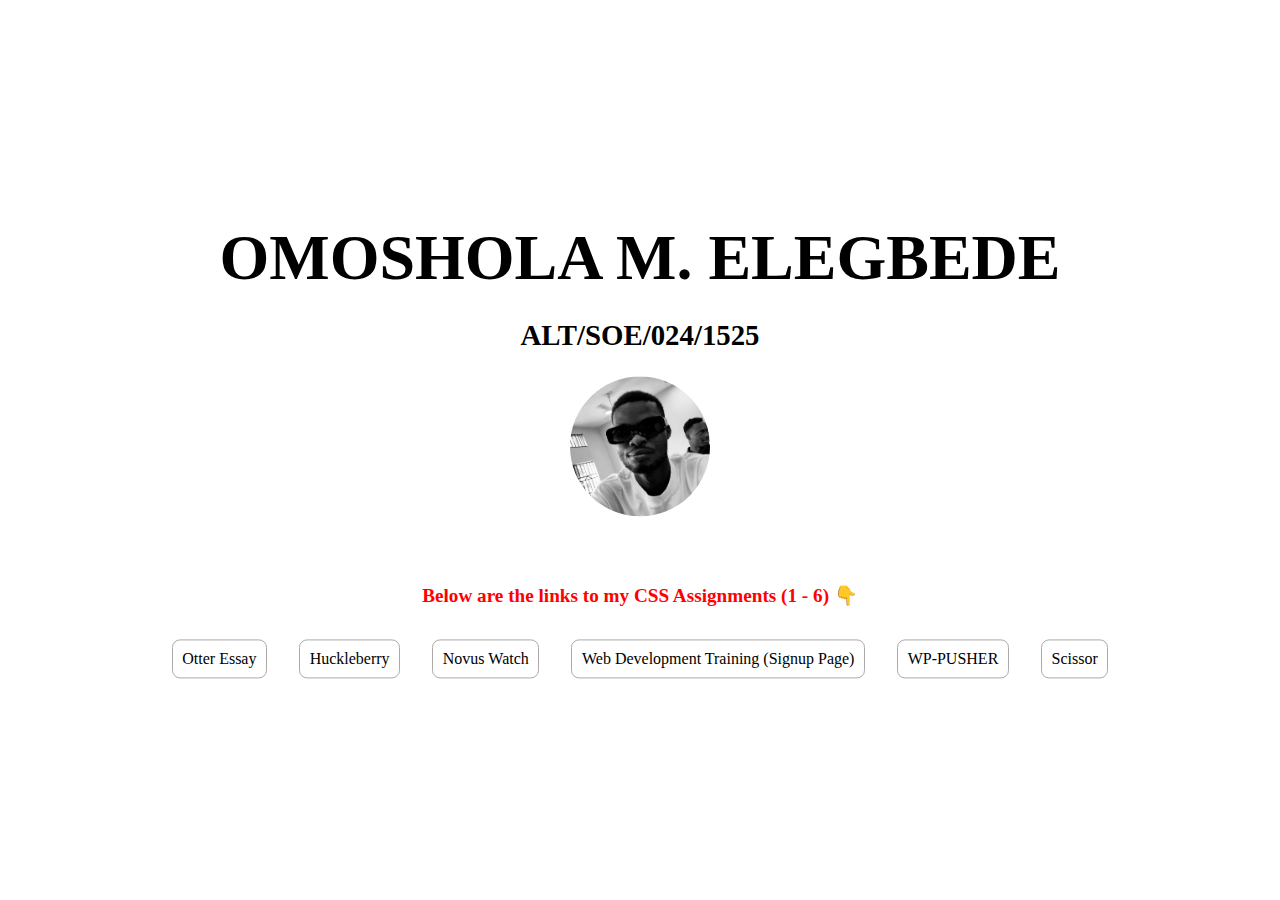
<file: index.html>
<!DOCTYPE html>
<html lang="en">
<head>
    <meta charset="UTF-8">
    <meta name="viewport" content="width=device-width, initial-scale=1.0">
    <title>My CSS Assignments</title>
    <link rel="stylesheet" href="style.css">
</head>
<body>
    <section>
        <div class="container">
            <div class="inner--container flexItems">
                <div class="student-info flexItems">
                    <h1>OMOSHOLA M. ELEGBEDE</h1>
                    <h4>ALT/SOE/024/1525</h4>
                    <div class="img-container">
                        <img src="assets/images/4D4674B5-54C4-4C3C-AA57-50B440912269_1_105_c.jpeg" alt="">
                    </div>
                </div>
                
                <nav class="flexItems">
                    <h3>Below are the links to my CSS Assignments (1 - 6) 👇</h3>
                    <ul>
                        <li><a href="Assignment 1/index.html" target="_blank">Otter Essay</a></li>
                        <li><a href="Assignment 2/index.html" target="_blank">Huckleberry</a></li>
                        <li><a href="Assignment 3/index.html" target="_blank">Novus Watch</a></li>
                        <li><a href="Assignment 4/index.html" target="_blank">Web Development Training (Signup Page)</a></li>
                        <li><a href="Assignment 5/index.html" target="_blank">WP-PUSHER</a></li>
                        <li><a href="Assignment 6/index.html" target="_blank">Scissor</a></li>
                    </ul>
                </nav>
            </div>
        </div>
    </section>

</body>
</html>
</file>
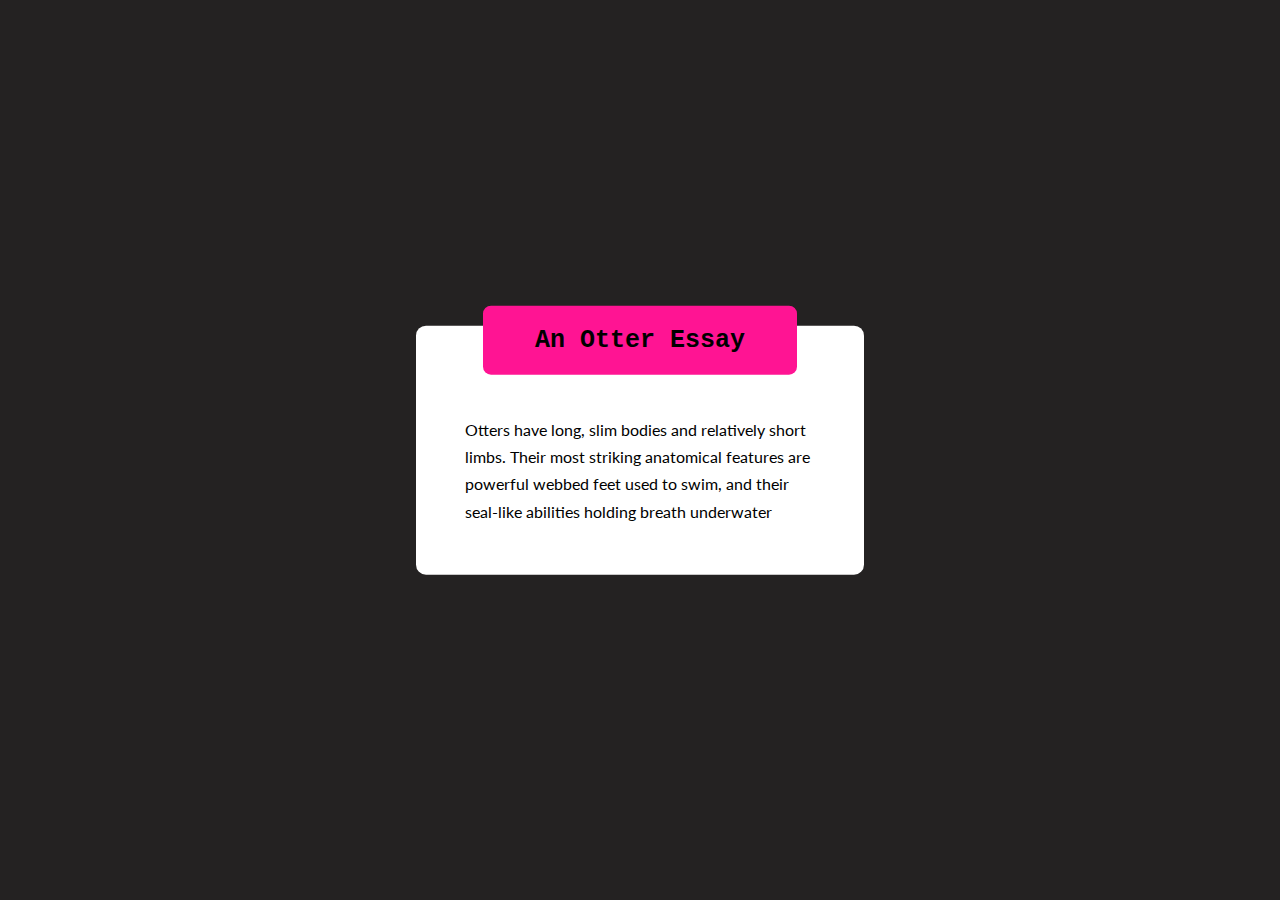
<file: Assignment 1/index.html>
<!DOCTYPE html>
<html lang="en">
<head>
    <meta charset="UTF-8">
    <meta name="viewport" content="width=device-width, initial-scale=1.0">
    <title>Otter Essay</title>
    <link rel="stylesheet" href="style.css">
</head>
<body>
    <div class="bg-container">
        <div class="container">
            <div class="container__inner-1">Otters have long, slim bodies and relatively short limbs. Their most striking anatomical features are powerful webbed feet used to swim, and their seal-like abilities holding breath underwater</div>
            <div class="container__inner-2">An Otter Essay</div>
        </div>
    </div>
</body>
</html>
</file>
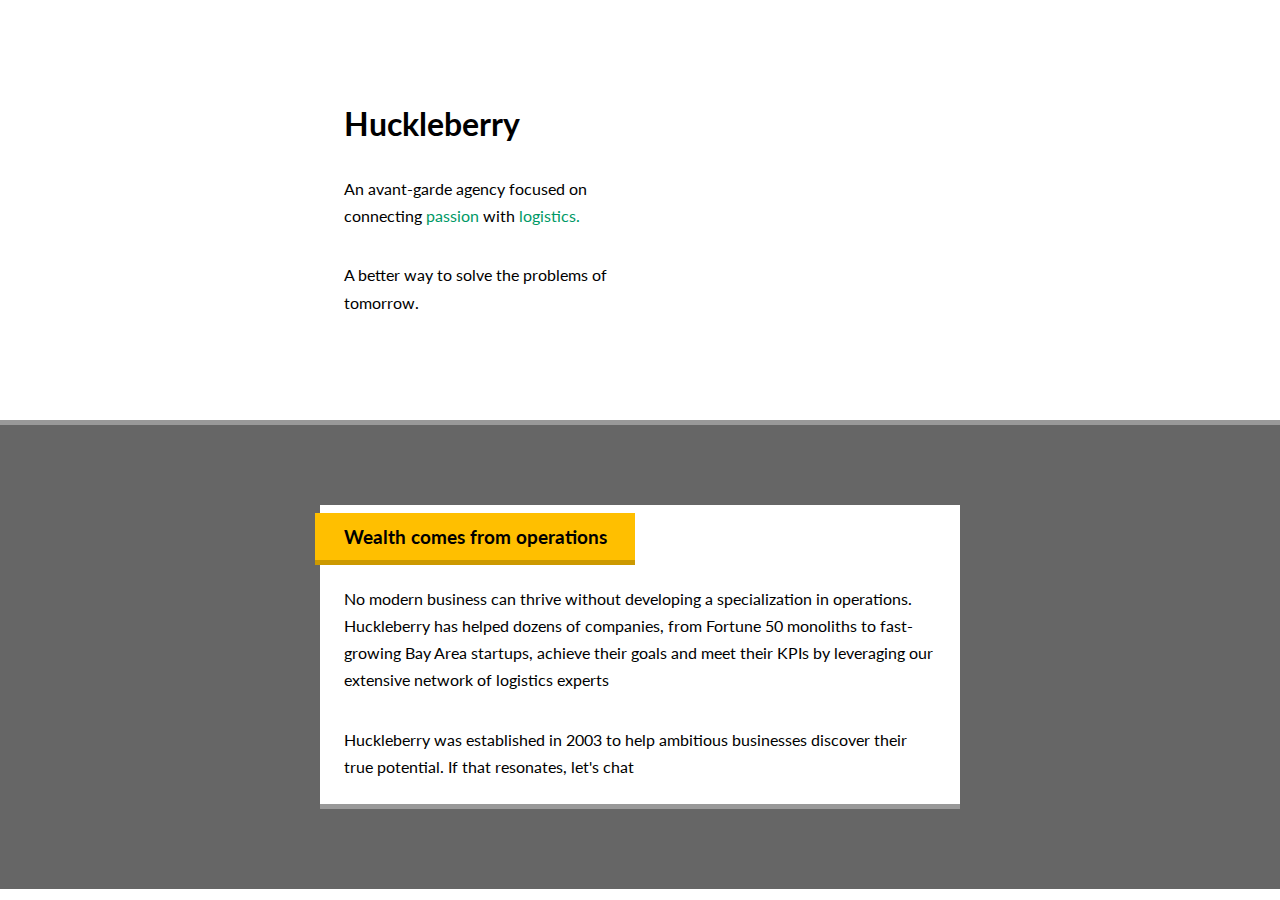
<file: Assignment 2/index.html>
<!DOCTYPE html>
<html lang="en">
<head>
    <meta charset="UTF-8">
    <meta name="viewport" content="width=device-width, initial-scale=1.0">
    <title>Huckleberry</title>
    <link rel="stylesheet" href="style.css">
</head>
<body>
    <main>
        <section class="first--section">
            <div class="first--section-Con">
                <div>
                    <h1>Huckleberry</h1>
                    <p>An avant-garde agency focused on connecting <span>passion</span> with <span>logistics.</span> </p>
                    <p>A better way to solve the problems of tomorrow.</p>
                </div>
            </div>
        </section>
        <div class="small-del"></div>
        <section class="second--section">
            <div class="first--section-Con">
                <div class="content">
                    <p>No modern business can thrive without developing a specialization in operations. Huckleberry has helped dozens of companies, from Fortune 50 monoliths to fast-growing Bay Area startups, achieve their goals and meet their KPIs by leveraging our extensive network of logistics experts</p>
                    <p>Huckleberry was established in 2003 to help ambitious businesses discover their true potential. If that resonates, let's chat</p>
                    <div class="pos-abs">
                        <span> 
                            <h3>Wealth comes from operations</h3>
                        </span>
                        <div class="small-del"></div> 
                    </div>
                </div>
                <div class="small-del"></div>
            </div>
        </section>
    </main>
</body>
</html>
</file>
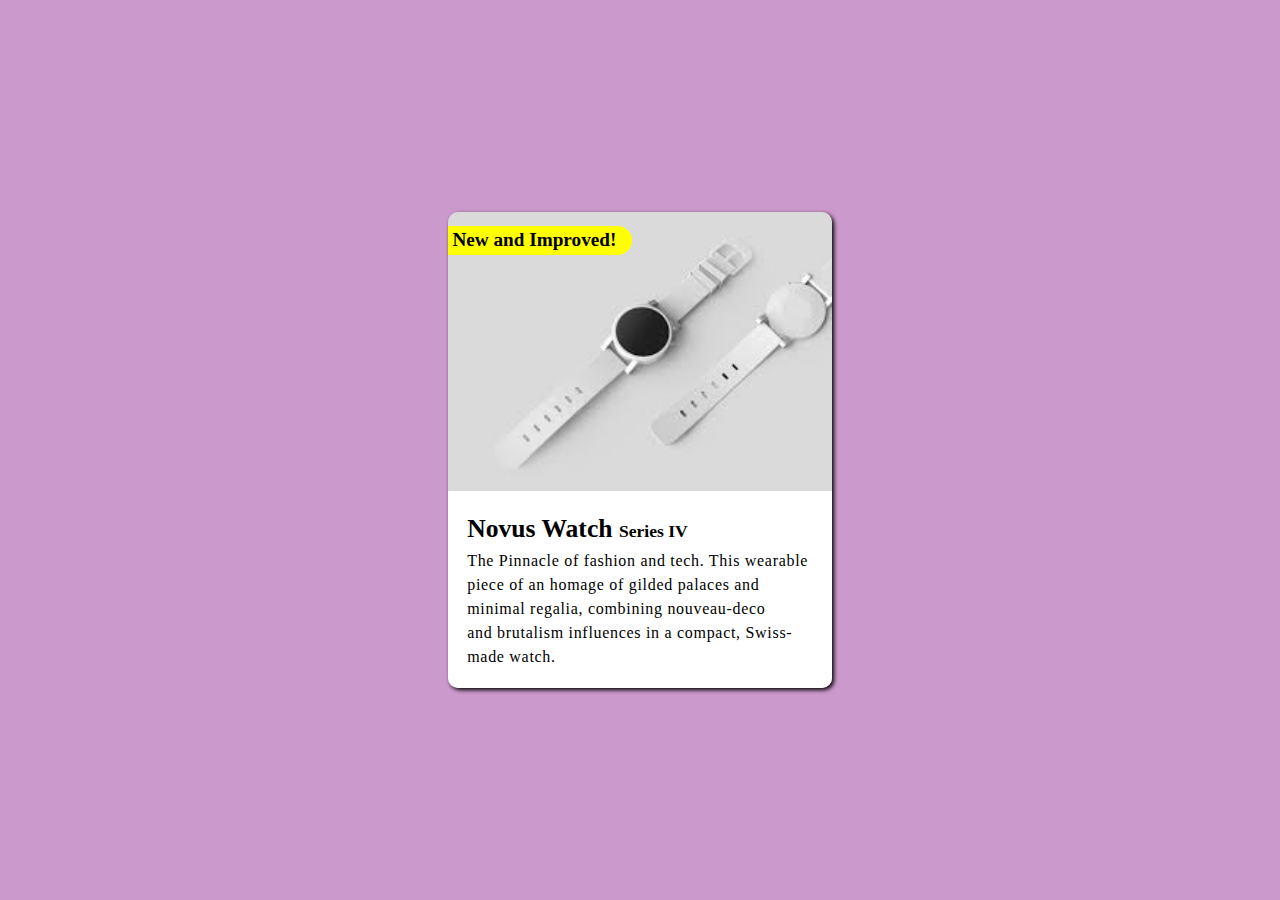
<file: Assignment 3/index.html>
<!DOCTYPE html>
<html lang="en">
<head>
    <meta charset="UTF-8">
    <meta name="viewport" content="width=device-width, initial-scale=1.0">
    <title>Novus Watch</title>
    <link rel="stylesheet" href="style.css">
</head>
<body>
    <div class="container">
        <div class="content--con">
            <div class="img--con">
                <img src="assets/images/IMG_7071.PNG" alt="">
            </div>
            <div class="content--writeup">
                <h1>Novus Watch <span>Series IV</span></h1>
                <p>The Pinnacle of fashion and tech. This wearable piece of an homage of gilded palaces and minimal regalia, combining nouveau-deco and brutalism influences in a compact, Swiss-made watch.</p>
            </div>
            <div class="pos-abs">
                <h2>New and Improved!</h2>
            </div>
        </div>
    </div>
</body>
</html>
</file>
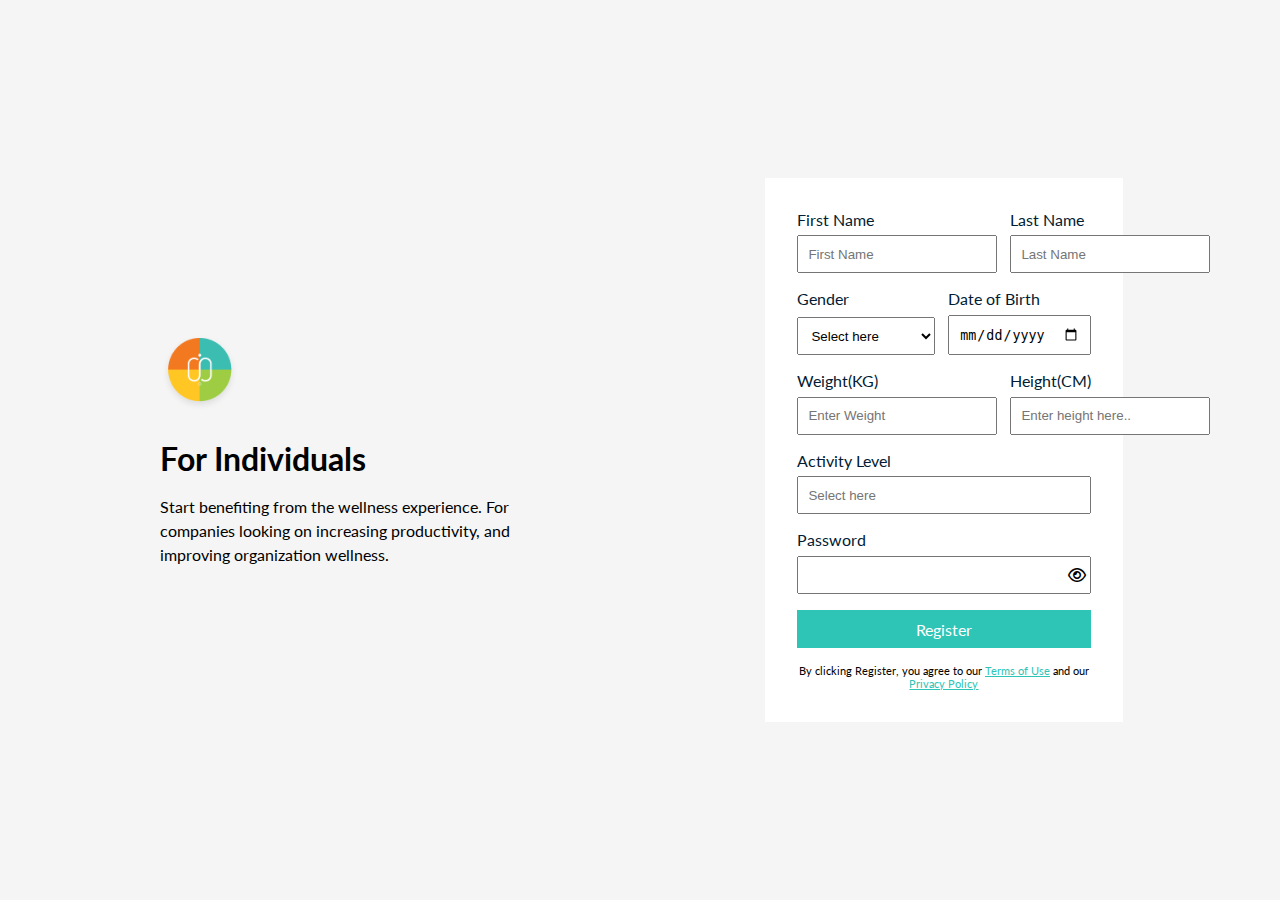
<file: Assignment 4/index.html>
<!DOCTYPE html>
<html lang="en">
<head>
    <meta charset="UTF-8">
    <meta name="viewport" content="width=device-width, initial-scale=1.0">
    <title>Web Development Training (Signup Page)</title>
    <link rel="stylesheet" href="style.css">
    <link rel="stylesheet" href="https://cdnjs.cloudflare.com/ajax/libs/font-awesome/6.7.2/css/all.min.css" />
</head>
<body>
    <main>
        <div class="main__container">
            <div class="main__container--left">
                <img src="assets/images/Logo.png" alt="">
                <div class="content">
                    <h1>For Individuals</h1>
                    <p>Start benefiting from the wellness experience. For companies looking on increasing productivity, and improving organization wellness.</p>
                </div>
            </div>

            <div class="main__container--right">
                <form action="">
                    <div class="form__innerContainer">
                        <div>
                            <label for="firstname">First Name</label>
                            <input type="text" name="firstname" id="firstname" placeholder="First Name">
                        </div>
                        
                        <div>
                            <label for="lastname">Last Name</label>
                            <input type="text" name="firstname" id="lastname" placeholder="Last Name">
                        </div>
                    </div>

                    <div class="form__innerContainer">
                        <div>
                            <label for="gender">Gender</label>
                            <select name="" id="gender">
                                <option value="">Select here</option>
                                <option value="">Male</option>
                                <option value="">Female</option>
                                <option value=""></option>
                            </select>
                        </div>
                        
                        <div>
                            <label for="dob">Date of Birth</label>
                            <input type="date" name="firstname" id="dob" placeholder="Select here">
                        </div>
                    </div>

                    <div class="form__innerContainer">
                        <div>
                            <label for="weight">Weight(KG)</label>
                            <input type="number" id="weight" placeholder="Enter Weight" name="weight">
                        </div>
                        
                        <div>
                            <label for="height">Height(CM)</label>
                            <input type="number" name="height" id="height" placeholder="Enter height here..">
                        </div>
                    </div>
                    
                    <div class="form__innerContainer">
                        <div>
                            <label for="activity level">Activity Level</label>
                            <input type="number" id="activity level" placeholder="Select here" name="activity">
                        </div>
                    </div>

                    <div class="form__innerContainer">
                        <div>
                            <label for="password">Password</label>
                            <div class="password-div">
                                <input type="password" id="password" placeholder="" name="password">
                                <div class="pass--eye"><i class="fa-regular fa-eye"></i></div>
                            </div>
                        </div>
                    </div>

                    <span><a href="#">Register</a></span>
                    <p>By clicking Register, you agree to our <a href="#">Terms of Use</a> and our <a href="#">Privacy Policy</a></p>
                </form>
            </div>

        </div>
    </main>
</body>
</html>
</file>
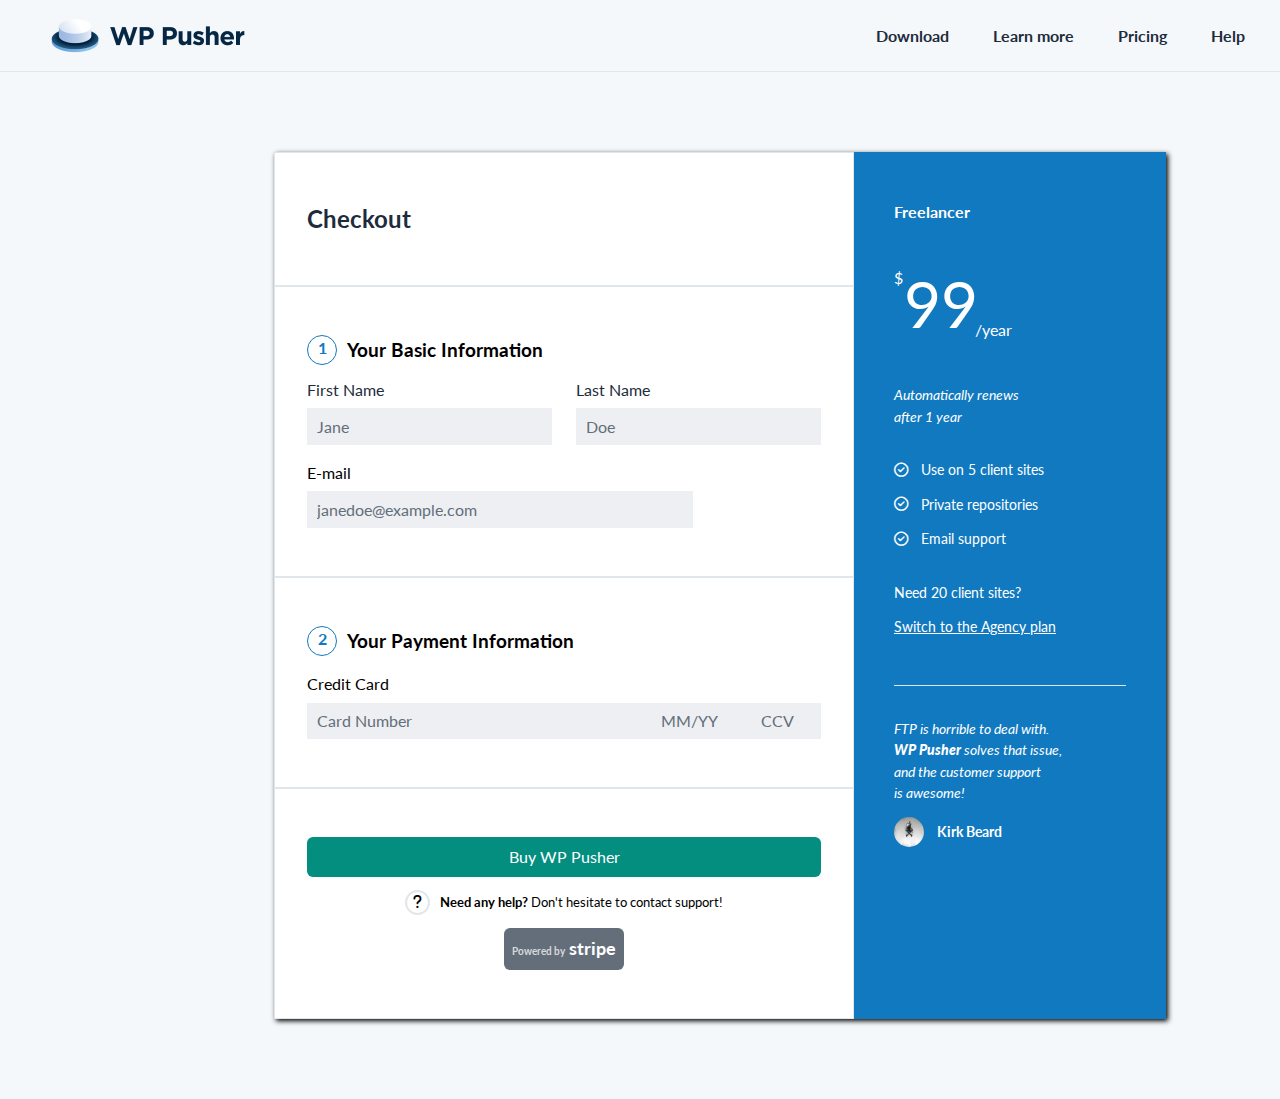
<file: Assignment 5/index.html>
<!DOCTYPE html>
<html lang="en">
<head>
    <meta charset="UTF-8">
    <meta name="viewport" content="width=device-width, initial-scale=1.0">
    <title>WPPUSHER</title>
    <link rel="stylesheet" href="style.css">
    <link rel="stylesheet" href="https://cdnjs.cloudflare.com/ajax/libs/font-awesome/6.7.2/css/all.min.css" />
</head>
<body>
    <header class="header">
        <div class="header--logo__secction">
            <img src="assets/images/wppusher-logo copy.png" alt="company-logo">
        </div>
       <nav class="header--nav__section">
            <ul>
                <li><a href="#">Download</a></li>
                <li><a href="#">Learn more</a></li>
                <li><a href="#">Pricing</a></li>
                <li><a href="#">Help</a></li>
                <li><a href="#">Account</a></li>
            </ul>
       </nav>
    </header>

    <main class="main">
        <div class="main__left--Con">
            <div class="checkout--div">
                <h2>Checkout</h2>
            </div>

            <div class="sign__up--Con">
                <h3><span>1</span>Your Basic Information</h3>
                <form action="">
                    <div class="form__Con">
                        <div class="form__Con--1">
                            <div>
                                <label for="firstname">First Name</label>
                                <input type="text" name="firstname" id="firstname" placeholder="Jane">
                            </div>
                            <div>
                                <label for="lastname">Last Name</label>
                                <input type="text" name="lastname" id="lastname" placeholder="Doe">
                            </div>
                        </div>
                        <div class="form__Con--2">
                            <label for="email">E-mail</label>
                            <input type="email" name="email" id="email" placeholder="janedoe@example.com">
                        </div>
                    </div>
                </form>
            </div>
            
            <div class="cc--Con">
                <h3><span>2</span>Your Payment Information</h3>
                <div>
                    <form action="">
                        <label for="cardnumber">Credit Card</label>
                        <div>
                            <input type="tel" name="cardnumber" id="cardnumber" placeholder="Card Number">
                            <input type="text" id="expiry-date" name="expiry-date" placeholder="MM/YY"
                            pattern="(0[1-9]|1[0-2])\/[0-9]{2}" required title="Enter expiration date in MM/YY format"/>
                            <input type="text" id="cvv" name="cvv" placeholder="CCV"
                            pattern="[0-9]{3,4}" required title="Enter a 3 or 4 digit CVV"/>
                        </div>
                    </form>
                    
                </div>
            </div>

            <div class="pusher--Con">
                <a href="#">Buy WP Pusher</a>
                <div>
                    <i class="fa-solid fa-question"></i>
                    <p><span><strong>Need any help?</strong></span> Don't hesitate to contact support!</p>
                </div>
                <a href="#"><span>Powered by</span> stripe</a>
            </div>
        </div>



        <div class="main__right--Con">
            <h4>Freelancer</h4>
            <div class="price">
                <span>$</span>
                <p>99</p>
                <span>/year</span>
            </div>
            <p class="renews">Automatically renews after 1 year</p>
            <div class="services">
                <span>
                    <i class="fa-regular fa-circle-check"></i>
                    <p>Use on 5 client sites</p>
                </span>
                <span>
                    <i class="fa-regular fa-circle-check"></i>
                    <p>Private repositories</p>
                </span>
                <span>
                    <i class="fa-regular fa-circle-check"></i>
                    <p>Email support</p>
                </span>
            </div>
            <div class="agency--plan">
                <p>Need 20 client sites?</p>
                <a href="#">Switch to the Agency plan</a>
            </div>
            <div class="line"></div>
            <div class="client--tes">
                <div class="client--quote">
                    <p>FTP is horrible to deal with.</p>
                    <p><span>WP Pusher</span> solves that issue, and the customer
                    support is awesome!
                    </p>
                </div>

                <div class="cl--info">
                    <img src="assets/images/Image.jpg" alt="client-image">
                    <h4>Kirk Beard</h4>
                </div>
            </div>
        </div>
    </main>
</body>
</html>
</file>
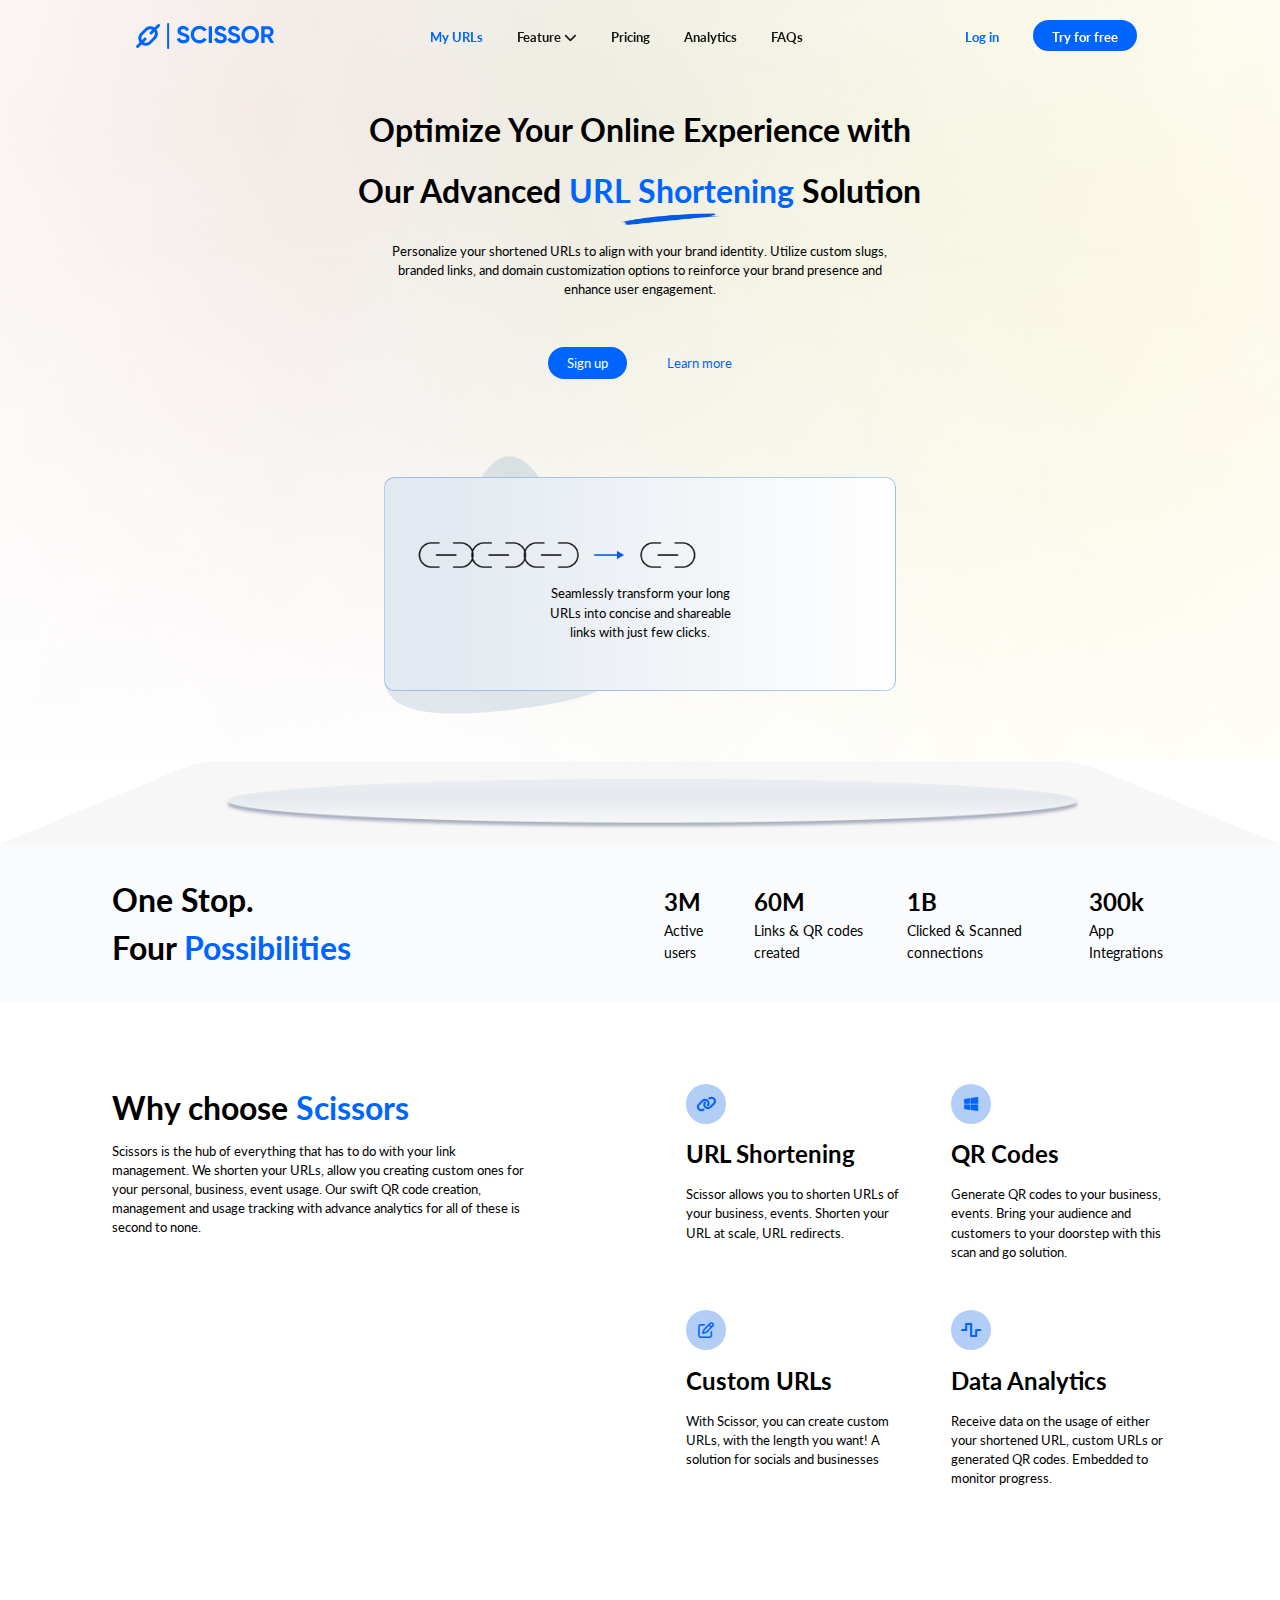
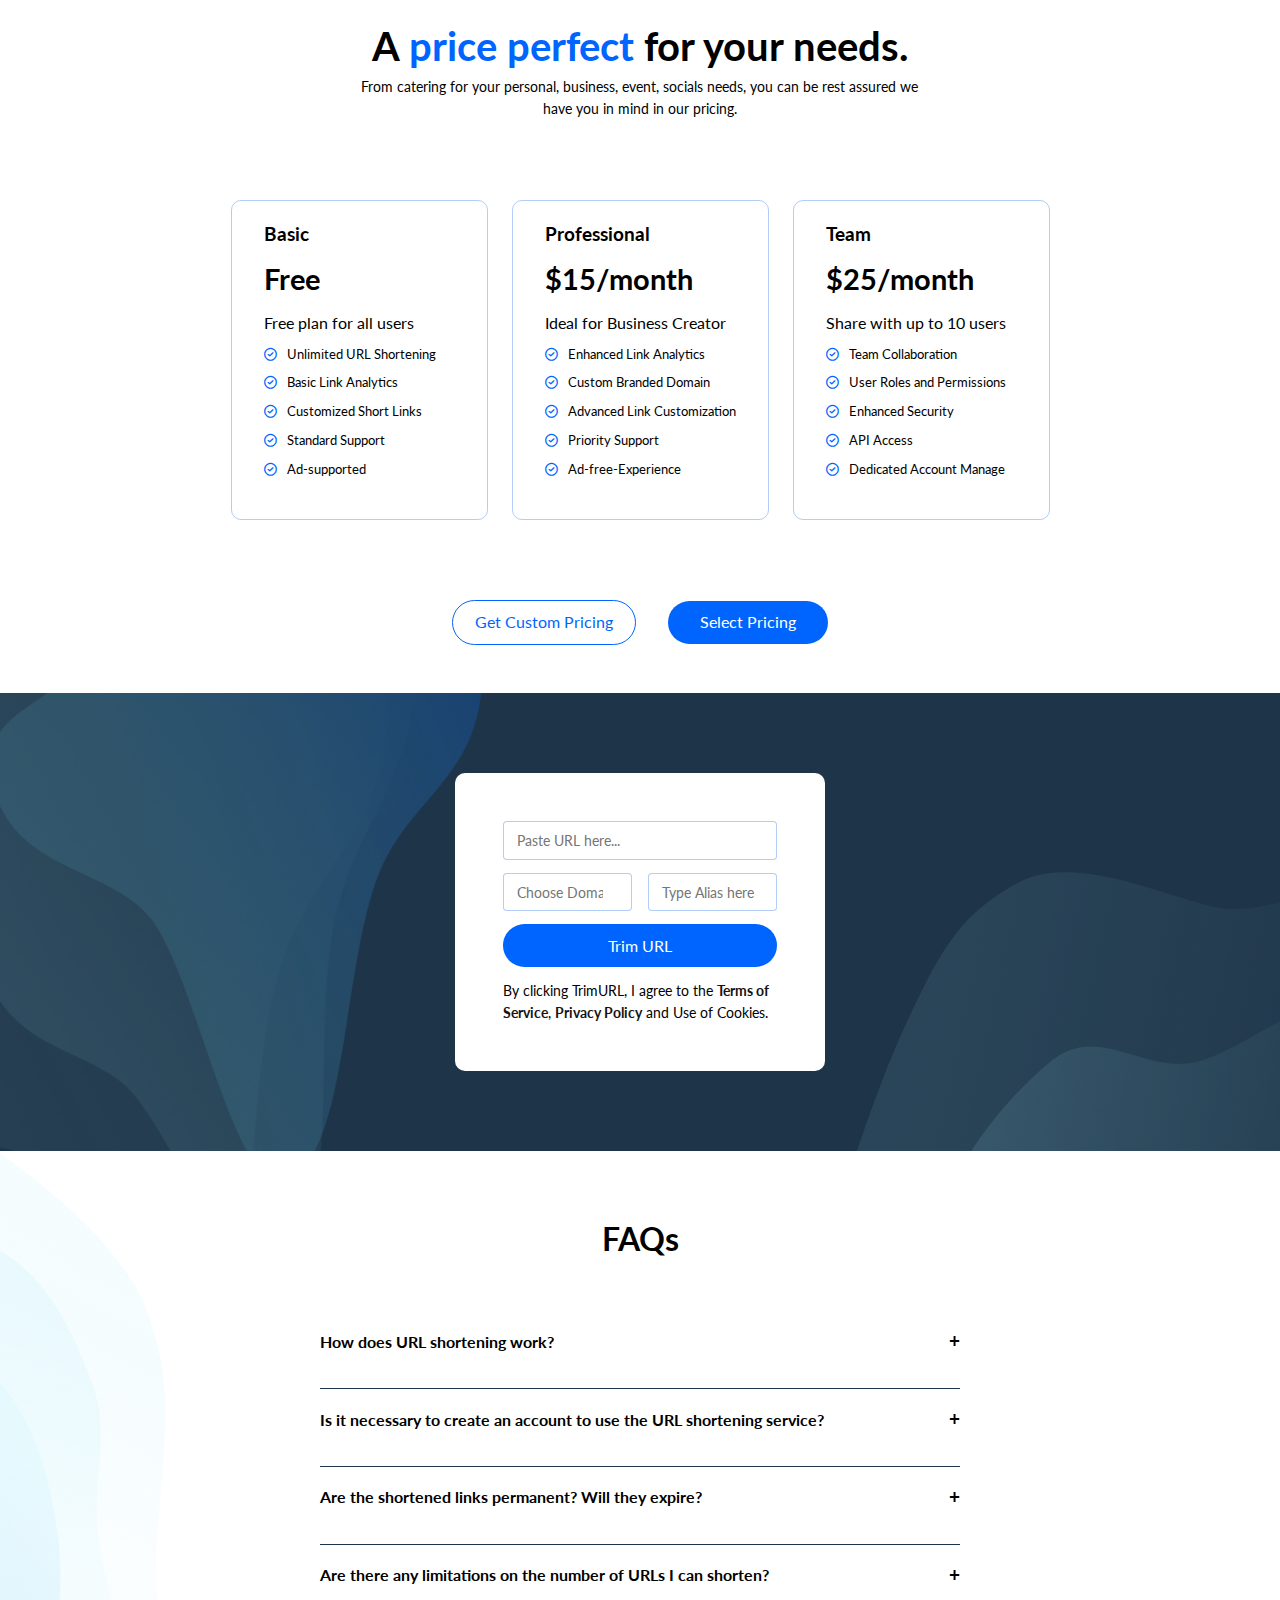
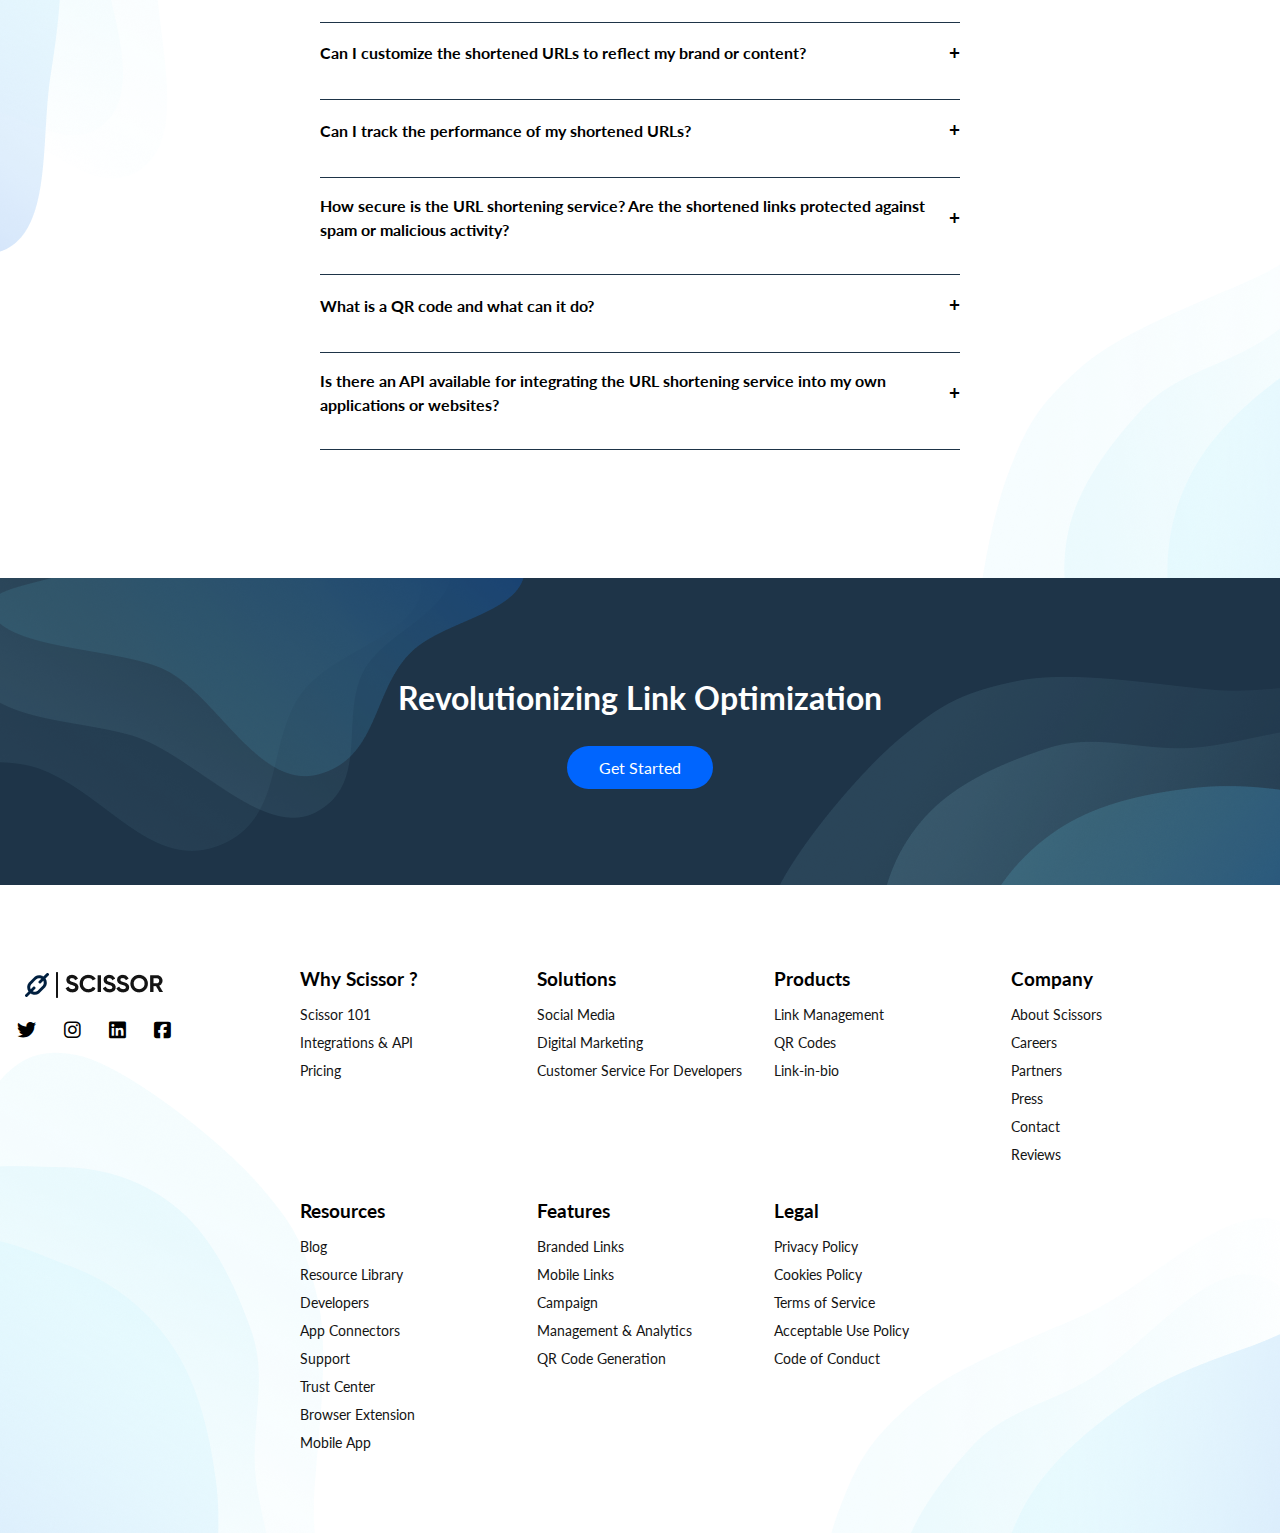
<file: Assignment 6/index.html>
<!DOCTYPE html>
<html lang="en">
<head>
    <meta charset="UTF-8">
    <meta name="viewport" content="width=device-width, initial-scale=1.0">
    <title>Altschool Scissor Landing Page</title>
    <link rel="stylesheet" href="style.css">
    <link rel="stylesheet" href="https://cdnjs.cloudflare.com/ajax/libs/font-awesome/6.7.2/css/all.min.css" />
</head>
<body>
    <div>
        <header class="header">
            <div class="header--Container">
                <div class="header__right--con">
                    <img src="assets/images/Logo-2.png" alt="company-logo">
                </div>
                <div class="header__middle--con">
                    <ul>
                        <li><a href="#" class="bColor">My URLs</a></li>
                        <li><a href="#">Feature <i class="fa-solid fa-chevron-down"> </i></a></li>
                        <li><a href="#">Pricing</a></li>
                        <li><a href="#">Analytics</a></li>
                        <li><a href="#">FAQs</a></li>
                    </ul>
                </div>
                <div class="header__right--con">
                    <ul>
                        <li><a href="#">Log in</a></li>
                        <li><a href="#">Try for free</a></li>
                    </ul>
                </div>
            </div>
        </header>
        
        <!-- Page Main Contents -->
        <main>
            <!-- Section 1 -->
            <section class="hero__section">
                <div class="hero__section--con1">
                    <h1>Optimize Your Online Experience with Our Advanced <span>URL Shortening</span> Solution <img class="blue-tick" src="assets/images/Vector 3.png" alt="">
                    </h1>
                    <p>Personalize your shortened URLs to align with your brand identity. Utilize custom slugs, branded links, and domain customization options to reinforce your brand presence and enhance user engagement.</p>
                </div>
                <div class="hero__section--con2">
                    <a href="#">Sign up</a>
                    <a href="#">Learn more</a>
                </div>
                <div class="hero__section--con3">
                    <div class="hero__section--con3-1">
                        <img src="assets/images/Frame 1000001716.png" alt="">
                        <p>Seamlessly transform your long URLs into <span>concise</span> and <span>shareable links</span> with just few clicks.</p>
                    </div>
                    <div class="hero__section--con3-2">
                        <img src="assets/images/Vector 2.png" alt="">
                    </div>
                </div>
            </section>

            <!-- Section 2 -->
            <section class="section--2">
                <div>
                    <img src="assets/images/plate.png" alt="">
                </div>
            </section>

            <!-- Section 3 -->
            <section class="section--3">
                <div class="section--3__con1">
                    <h2>One Stop. <div>Four <span>Possibilities</span></div></h2>
                </div>
                <div class="section--3__con2">
                    <div>
                        <h4>3M</h4>
                        <p>Active users</p>
                    </div>
                    <div>
                        <h4>60M</h4>
                        <p>Links & QR codes created</p>
                    </div>
                    <div>
                        <h4>1B</h4>
                        <p>Clicked & Scanned connections</p>
                    </div>
                    <div>
                        <h4>300k</h4>
                        <p>App Integrations</p>
                    </div>
                </div>
            </section>

            <!-- Section 4 -->
            <section class="section--4">
                <div class="section--4-con1">
                    <h2>Why choose <span>Scissors</span></h2>
                    <p>Scissors is the hub of everything that has to do with your link management. We shorten your URLs, allow you creating custom ones for your personal, business, event usage. Our swift QR code creation, management and usage tracking with advance analytics for all of these is second to none. </p>
                </div>
                <div class="section--4-con2">
                    <div>
                        <i class="fa-solid fa-link"></i>
                        <h3>URL Shortening</h3>
                        <p>Scissor allows you to shorten URLs of your business, events. Shorten your URL at scale, URL redirects.</p>
                    </div>
                    <div>
                        <i class="fa-brands fa-windows"></i>
                        <h3>QR Codes</h3>
                        <p>Generate QR codes to your business, events. Bring your audience and customers to your doorstep with this scan and go solution.</p>
                    </div>
                    <div>
                        <i class="fa-regular fa-pen-to-square"></i>
                        <h3>Custom URLs</h3>
                        <p>With Scissor, you can create custom URLs, with the length you want! A solution for socials and businesses</p>
                    </div>
                    <div>
                        <i class="fa-solid fa-wave-square"></i>
                        <h3>Data Analytics</h3>
                        <p>Receive data on the usage of either your shortened URL, custom URLs or generated QR codes. Embedded to monitor progress.</p>
                    </div>
                </div>
                <!-- <div class="section--4-con3">
                    <div>
                        <i class="fa-regular fa-pen-to-square"></i>
                        <h3>Custom URLs</h3>
                        <p>With Scissor, you can create custom URLs, with the length you want! A solution for socials and businesses</p>
                    </div>
                    <div>
                        <i class="fa-solid fa-wave-square"></i>
                        <h3>Data Analytics</h3>
                        <p>Receive data on the usage of either your shortened URL, custom URLs or generated QR codes. Embedded to monitor progress.</p>
                    </div>
                </div> -->
            </section>

            <!-- Section 5 -->
            <section class="section--5">
                <div class="section--5-con">
                    <div class="section--5-con1">
                        <h2>A <span>price perfect</span> for your needs.</h2>
                        <p>From catering for your personal, business, event, socials needs, you can be rest assured we have you in mind in our pricing.</p>
                    </div>
                    <article>
                        <!-- Basic -->
                        <div class="basic-card">
                            <p class="bold">Basic</p>
                            <h3>Free</h3>
                            <p>Free plan for all users</p>
                            <div class="products">
                                <p><span><i class="fa-regular fa-circle-check"></i></span>Unlimited URL Shortening</p>
                                <p><span><i class="fa-regular fa-circle-check"></i></span>Basic Link Analytics</p>
                                <p><span><i class="fa-regular fa-circle-check"></i></span>Customized Short Links</p>
                                <p><span><i class="fa-regular fa-circle-check"></i></span>Standard Support</p>
                                <p><span><i class="fa-regular fa-circle-check"></i></span>Ad-supported</p>
                            </div>
                        </div>
                        <!-- Professional -->
                        <div class="professional-card"> 
                            <p class="bold">Professional</p>
                            <h3>$15/month</h3>
                            <p>Ideal for Business Creator</p>
                            <div class="products">
                                <p><span><i class="fa-regular fa-circle-check"></i></span>Enhanced Link Analytics</p>
                                <p><span><i class="fa-regular fa-circle-check"></i></span>Custom Branded Domain</p>
                                <p><span><i class="fa-regular fa-circle-check"></i></span>Advanced Link Customization</p>
                                <p><span><i class="fa-regular fa-circle-check"></i></span>Priority Support</p>
                                <p><span><i class="fa-regular fa-circle-check"></i></span>Ad-free-Experience</p>
                            </div>
                        </div>
                        <!-- Teams -->
                        <div class="team-card">
                            <p class="bold">Team</p>
                            <h3>$25/month</h3>
                            <p>Share with up to 10 users</p>
                            <div class="products">
                                <p><span><i class="fa-regular fa-circle-check"></i></span>Team Collaboration</p>
                                <p><span><i class="fa-regular fa-circle-check"></i></span>User Roles and Permissions</p>
                                <p><span><i class="fa-regular fa-circle-check"></i></span>Enhanced Security</p>
                                <p><span><i class="fa-regular fa-circle-check"></i></span>API Access</p>
                                <p><span><i class="fa-regular fa-circle-check"></i></span>Dedicated Account Manage</p>
                            </div>
                        </div>
                    </article>
                    <div class="section--5-con3">
                        <a class="custom" href="#">Get Custom Pricing</a>
                        <a class="select" href="#">Select Pricing</a>
                    </div>
                </div>
            </section>
            <!-- Section 6 -->
            <section class="section--6">
                <div class="left">
                    <img src="assets/images/choose domain left D.png" alt="">
                </div>
                <form action="">
                    <input type="text" placeholder="Paste URL here...">
                    <div >
                        <input type="number" placeholder="Choose Domain">
                        <input type="text" placeholder="Type Alias here">
                    </div>
                    <a class="section--6-link1" href="#">Trim URL</a>
                    <p class="section--6-link2">By clicking TrimURL, I agree to the <a href="#">Terms of Service</a>, <a href="#">Privacy Policy</a> and Use of Cookies.</p>
                </form>
                <div class="right">
                    <img src="assets/images/choose domain right D.png" alt="">
                </div>
            </section>
            <!-- Section 7 -->
            <section class="section--7">
                <div class="faq-left"><img src="assets/images/faqs left D.png" alt=""></div>
                <div class="section--7-con1">
                    <h2>FAQs</h2>
                </div>
                <div class="section--7-con2">
                    <div class="section--7-innerCon">
                        <details>
                            <summary>How does URL shortening work?</summary>
                            <p>URL shortening works by taking a long URL and creating a shorter, condensed version that redirects to the original URL. When a user clicks on the shortened link, they are redirected to the intended destination.</p>
                        </details>

                        <details>
                            <summary>Is it necessary to create an account to use the URL shortening service?</summary>
                            <p>While you can use basic URL shortening without an account, creating an account gives you access to additional features such as link history, analytics, and custom URLs.</p>
                        </details>

                        <details>
                            <summary>Are the shortened links permanent? Will they expire?</summary>
                            <p>Our shortening links do not expire by default. They will remain active as long as our service is operational. However, users with accounts have teh option to set expiration dates for their links if desired.</p>
                        </details>

                        <details>
                            <summary>Are there any limitations on the number of URLs I can shorten?</summary>
                            <p>Free users can shorten a limited number of URLs per day. Premium users enjoy higher or unlimited URL shortening capabilities, depending on their subscription plan.</p>
                        </details>

                        <details>
                            <summary>Can I customize the shortened URLs to reflect my brand or content?</summary>
                            <p>Yes, you can customize the shortened URLs to reflect your brand or content. Our link shortening services allow you to create branded short links, often using your domain name as a base.</p>
                        </details>

                        <details>
                            <summary>Can I track the performance of my shortened URLs?</summary>
                            <p>Yes, our link shortening services offer robust analytics tools to track the performance of your shortened URLs. You can gain insights into click-through rates, geographic traffic, and other key metrics to optimize your marketing campaigns.</p>
                        </details>

                        <details>
                            <summary>How secure is the URL shortening service? Are the shortened links protected against spam or malicious activity?</summary>
                            <p>Our reputable link shortening services prioritize security and implement measures to protect your links and user data. They often employ advanced security protocols to prevent spam, malware, and phishing attacks</p>
                        </details>

                        <details>
                            <summary>What is a QR code and what can it do?</summary>
                            <p>A QR code (Quick Response code) is a type od two-dimensional barcode that can be scanned by a smartphone camera. When scanned, it typically directs the user to a website, downloads on app, or display specific information</p>
                        </details>

                        <details>
                            <summary>Is there an API available for integrating the URL shortening service into my own applications or websites?</summary>
                            <p>Yes, our URL shortening services offer APIs that you can integrate into your own applications or websites.</p>
                        </details>
                    </div>
                </div>
                <div class="faq-right"><img src="assets/images/faqs right D.png" alt=""></div>
            </section>
            <!-- Section 8 -->
            <section class="section--8">
                <span class="revolute-left"><img src="assets/images/revolute left d.png" alt=""></span>
                <div>
                    <h2>Revolutionizing Link Optimization</h2>
                    <a class="select" href="#">Get Started</a>
                </div>
                <span class="revolute-right"><img src="assets/images/revolute right D.png" alt=""></span>
            </section>
        </main>
        <!--Page Footer Content -->
        <footer class="footer">
            <div class="footer-left"><img src="assets/images/footer left D.png" alt=""></div>
            <div class="footer--con1">
                <img src="assets/images/footer company logo.png" alt="">
                <div>
                    <i class="fa-brands fa-twitter"></i>
                    <i class="fa-brands fa-instagram"></i>
                    <i class="fa-brands fa-linkedin"></i>
                    <i class="fa-brands fa-square-facebook"></i>
                </div>
            </div>
            <div class="footer--con2">
                <div class="footer--con2-inner">
                    <div>
                        <h4>Why Scissor ?</h4>
                        <ul>
                            <li><a href="#">Scissor 101</a></li>
                            <li><a href="#">Integrations & API</a></li>
                            <li><a href="#">Pricing</a></li>
                        </ul>
                    </div>

                    <div>
                        <h4>Solutions</h4>
                        <ul>
                            <li><a href="#">Social Media</a></li>
                            <li><a href="#">Digital Marketing</a></li>
                            <li><a href="#">Customer Service For Developers</a></li>
                        </ul>
                    </div>

                    <div>
                        <h4>Products</h4>
                        <ul>
                            <li><a href="#">Link Management</a></li>
                            <li><a href="#">QR Codes</a></li>
                            <li><a href="#">Link-in-bio</a></li>
                        </ul>
                    </div>

                    <div>
                        <h4>Company</h4>
                        <ul>
                            <li><a href="#">About Scissors</a></li>
                            <li><a href="#">Careers</a></li>
                            <li><a href="#">Partners</a></li>
                            <li><a href="#">Press</a></li>
                            <li><a href="#">Contact</a></li>
                            <li><a href="#">Reviews</a></li>
                        </ul>
                    </div>

                    <div>
                        <h4>Resources</h4>
                        <ul>
                            <li><a href="#">Blog</a></li>
                            <li><a href="#">Resource Library</a></li>
                            <li><a href="#">Developers</a></li>
                            <li><a href="#">App Connectors</a></li>
                            <li><a href="#">Support</a></li>
                            <li><a href="#">Trust Center</a></li>
                            <li><a href="#">Browser Extension</a></li>
                            <li><a href="#">Mobile App</a></li>
                        </ul>
                    </div>

                    <div>
                        <h4>Features</h4>
                        <ul>
                            <li><a href="#">Branded Links</a></li>
                            <li><a href="#">Mobile Links</a></li>
                            <li><a href="#">Campaign</a></li>
                            <li><a href="#">Management & Analytics</a></li>
                            <li><a href="#">QR Code Generation</a></li>
                        </ul>
                    </div>

                    <div>
                        <h4>Legal</h4>
                        <ul>
                            <li><a href="#">Privacy Policy</a></li>
                            <li><a href="#">Cookies Policy</a></li>
                            <li><a href="#">Terms of Service</a></li>
                            <li><a href="#">Acceptable Use Policy</a></li>
                            <li><a href="#">Code of Conduct</a></li>
                        </ul>
                    </div>
                </div>


                <!-- <div class="footer--con2-inner">
                    <div>
                        <h4>Resources</h4>
                        <ul>
                            <li><a href="#">Blog</a></li>
                            <li><a href="#">Resource Library</a></li>
                            <li><a href="#">Developers</a></li>
                            <li><a href="#">App Connectors</a></li>
                            <li><a href="#">Support</a></li>
                            <li><a href="#">Trust Center</a></li>
                            <li><a href="#">Browser Extension</a></li>
                            <li><a href="#">Mobile App</a></li>
                        </ul>
                    </div>

                    <div>
                        <h4>Features</h4>
                        <ul>
                            <li><a href="#">Branded Links</a></li>
                            <li><a href="#">Mobile Links</a></li>
                            <li><a href="#">Campaign</a></li>
                            <li><a href="#">Management & Analytics</a></li>
                            <li><a href="#">QR Code Generation</a></li>
                        </ul>
                    </div>

                    <div>
                        <h4>Legal</h4>
                        <ul>
                            <li><a href="#">Privacy Policy</a></li>
                            <li><a href="#">Cookies Policy</a></li>
                            <li><a href="#">Terms of Service</a></li>
                            <li><a href="#">Acceptable Use Policy</a></li>
                            <li><a href="#">Code of Conduct</a></li>
                        </ul>
                    </div>
                </div> -->
            </div>
            <div class="footer-right"><img src="assets/images/footer right D.png" alt=""></div>
        </footer>
    </div>
    
</body>
</html>
</file>
<file: style.css>
* {
    padding: 0;
    margin: 0;
    box-sizing: border-box;
}

body {
    display: flex;
    flex-direction: column;
    justify-content: center;
}

section {
    position: relative;
    height: 100vh;
    /* width: 1440px; */
}

.container {
    position: absolute;
    top: 50%;
    left: 50%;
    transform: translate(-50%, -50%);
    width: 100%;
    /* border: 1px solid red; */
}

.flexItems {
    display: flex;
    flex-direction: column;
    gap: 1.5rem;
    align-items: center;
}


.inner--container {
    justify-content: center;
    gap: 4rem;
}

.inner--container .student-info{
    text-align: center;
}

.inner--container .student-info h1{
    font-size: 4rem;
}

.inner--container .student-info h4{
    font-size: 1.8rem;
}

.inner--container .student-info .img-container{
    width: 100%;
}

.inner--container .student-info img{
    width: 140px;
    height: 140px;
    border-radius: 50%;
    object-fit: cover;
}

.container nav{
    text-align: center;
    gap: 2rem;
}

.container nav h3{
    font-size: 1.2rem;
    color: red;
}

.container nav ul{
    display: flex;
    gap: 2rem;
}

.container nav ul li{
    display: inline;
    padding: .6rem;
    border: 1px solid rgb(173, 169, 169);
    border-radius: 8px;
}


.container nav ul li a:link,
.container nav ul li a:visited{
    text-decoration: none;
    color: #000;
}

.container nav ul li a:hover{
    color: red;
}


@media (max-width: 768px){
    .container{
        width: 100%;
    }
    .inner--container{
        gap: 2rem;
    }
    .inner--container .student-info h1{
        font-size: 2rem;
    }
    .inner--container .student-info h4{
        font-size: 1rem;
    }
    .inner--container .student-info img{
        width: 100px;
        height: 100px;
    }
    .container nav h3{
        font-size: .9rem;
    }

    .container nav ul{
        flex-direction: column;
    }

    .container nav ul li{
        padding: .4rem;
    }
    .container nav ul li a:link,
    .container nav ul li a:visited{
        font-size: .8rem;
    }
}
</file>
<file: Assignment 1/style.css>
@import url('https://fonts.googleapis.com/css2?family=Lato:ital,wght@0,100;0,300;0,400;0,700;0,900;1,100;1,300;1,400;1,700;1,900&display=swap');
  
* {
    margin: 0;
    padding: 0;
    box-sizing: border-box;
}

body {
    font-family: Lato;
    background-color: rgb(36, 34, 34);
    max-width: 1440px;

    @media (max-width: 37.5rem) {
        body {
            padding: 2rem;
        }
    }
}


.bg-container {
    background-color: rgb(36, 34, 34);
    height: 100vh;
    position: relative;
}

.container {
    width: 35%;
    padding: 90px 5px 50px 5px;
    /* border: 2px solid ; */
    border-radius: 10px;
    background-color: white;
    position: absolute;
    top: 50%;
    left: 50%;
    transform: translate(-50%, -50%);
    
    /* text-align: ; */
    display: flex;
    flex-direction: column;
    align-items: center;
    justify-content: center;
    position: relative;

    @media (max-width: 37.5rem) {
        width: 80%;
        padding: 40px 5px 10px 5px;
    }
   
    @media (max-width: 56.25rem) {
        width: 80%;
        height: 30%; 
    }
}

.container__inner-1 {
    text-align: left;
    width: 80%;
    line-height: 1.7;
    font-size: 1rem;

    @media (max-width: 37.5rem) {
        /* height: 80vh; */
        font-size: 1rem;
        line-height: 1.2;
        padding-bottom: 10px
    }
}

.container__inner-2 {
    position: absolute;
    top: -20px;
    background-color: deeppink;
    color: #000;
    padding: 20px 20px;
    border-radius: 8px;
    width: 70%;
    text-align: center;
    font-weight: 900;
    font-size: 25px;
    font-family: 'Courier New', Courier, monospace;

    @media (max-width: 37.5rem) {
        font-size: 20px;
    }

    @media (max-width: 56.25rem) {
        top: -25px;  
    }
}
</file>
<file: Assignment 2/style.css>
@import url('https://fonts.googleapis.com/css2?family=Lato:ital,wght@0,100;0,300;0,400;0,700;0,900;1,100;1,300;1,400;1,700;1,900&family=Red+Hat+Text:ital,wght@0,300..700;1,300..700&display=swap');


:root {
    --primaryColor: #ffffff;
    --primaryColorTwo: #666666;
    --primaryColorThree: #999999;
    --secondaryColor: #ffbf00;
    --secondaryColorDark: #cc9900;
    --secondaryColorTwo: #009966;
}

* {
    padding: 0;
    margin: 0;
    box-sizing: border-box;
}

html {
    /*1rem = 16px*/
    font-size: 16px;  
}

body {
    font-family: Lato, 'Courier New', Courier, monospace;
    /* max-width: 1440px; */
    background-color: var(--primaryColor);
}

main {
    max-width: 1440px;
}

.first--section {
    background-color: var(--primaryColor);
}

.first--section .first--section-Con,
.second--section .first--section-Con{
    padding: 5rem 20rem;
}


@media (max-width: 768px) {
    .first--section .first--section-Con{    
        padding: 5rem 0;
    }
    
}

@media (max-width: 398px) { 
    .first--section .first--section-Con {
        padding: 4rem 1rem;
    }
}


.first--section .first--section-Con div {
    display: flex;
    flex-direction: column;
    gap: 2rem;
    padding: 1.5rem;
    width: 100%;
}

.first--section .first--section-Con div p {
    width: 45%;
    line-height: 1.7;
}

@media (max-width: 768px) {
    .first--section .first--section-Con div p {
        width: 50%;
        line-height: 1.4;
        font-size: 1rem;
    }
}

@media (max-width: 398px) {

    .first--section .first--section-Con div p {
        width: 58%;
        line-height: 1.2;
        font-size: .9rem;
    }
}


.first--section .first--section-Con div p span {
    color: var(--secondaryColorTwo);
}

.small-del {
    background-color: var(--primaryColorThree);
    height: 5px;
    width: 100%;
}

.second--section {
    background-color: var(--primaryColorTwo);
    width: 100%;
}

@media (max-width: 768px) {
    .second--section .first--section-Con{    
        padding: 5rem 0;
        width: 100%;
    }
}

@media (max-width: 398px) {
    .second--section .first--section-Con{    
        padding: 5rem 0;
        width: 100%;
    }
}


.second--section .first--section-Con .content {
    display: flex;
    flex-direction: column;
    gap: 2rem;
    background-color: var(--primaryColor);
    padding: 5rem 1.5rem 1.5rem 1.5rem;
    position: relative;
}

@media (max-width: 768px) {
    .second--section .first--section-Con .content {
        padding: 6rem 1.5rem 1.5rem 1.5rem;

    }
}


@media (max-width: 398px) {
    .second--section .first--section-Con .content {
        padding: 6rem 1.5rem 1.5rem 1.5rem;
        width: 100%;
    }
}


.second--section .first--section-Con .content p {
    line-height: 1.7;
}

@media (max-width: 768px) {
    .second--section .first--section-Con .content p{
        width: 100%;
        font-size: .9rem;
    }
}

@media (max-width: 398px) {
    .second--section .first--section-Con .content p{
        width: 100%;
        font-size: .9rem;
    }
}

.second--section .first--section-Con .content .pos-abs{
    background-color: var(--secondaryColor);
    width: 50%;
    position: absolute;
    top: 8px;
    left: -5px;
    display: flex;
    flex-direction: column;
    justify-content: space-between;
}

@media (max-width: 768px) {
    .second--section .first--section-Con .content .pos-abs{
        width: 60%;
    }
}

@media (max-width: 398px) {
    .second--section .first--section-Con .content .pos-abs{
        width: 90%;
    }
}

.second--section .first--section-Con .content .pos-abs span{
    padding: .8rem;
    padding-left: 1.8rem;
}


@media (max-width: 768px) {
    .second--section .first--section-Con .content .pos-abs span{
        line-height: 1.3;
        font-size: .82rem;
    }
}

@media (max-width: 398px) {
    .second--section .first--section-Con .content .pos-abs h3{
        line-height: 1.1;
        font-size: .82rem;
    }
}


.second--section .first--section-Con .content .pos-abs .small-del{
    background-color: var(--secondaryColorDark);
}
</file>
<file: Assignment 4/style.css>
@import url('https://fonts.googleapis.com/css2?family=Lato:ital,wght@0,100;0,300;0,400;0,700;0,900;1,100;1,300;1,400;1,700;1,900&family=Red+Hat+Text:ital,wght@0,300..700;1,300..700&display=swap');

:root {
    --primaryColor: #2EC4B6;
    --secondaryColor: #000B0A;
    --tertiaryColor: #737373;
    --typographyColor: #011C34;
}

* {
    padding: 0;
    margin: 0;
    box-sizing: border-box;
}

html {
    font-size: 16px;
}

body {
    font-family: Lato, 'Courier New', Courier, monospace;
}

main {
    background-color: rgba(46, 196, 182, 0.3);
    display: flex;
    justify-content: center;
    width: 100vw;
    height: 100vh;
    overflow: hidden;
}

@media (max-width: 1200px) {
    main {
        width: 100%;
        height: 100vh;
        overflow: hidden;
    }
}

@media (max-width: 900px) {
    main {
        width: 100%;
        height: 100vh;
        
    }
}

@media (max-width: 600px) {
    main {
        width: 100%;
        height: 100%;
    }
}

.main__container {
    background-color: whitesmoke;
    width: 100%;
    display: flex;
    align-items: center;
    justify-content: space-between;
    padding: 2rem 5rem;
    gap: 1rem;
}

@media (max-width: 1200px) {
    main .main__container {
        padding: 1rem 3rem;
        gap: 4rem;
    }
}

@media (max-width: 900px) {
    main .main__container {
        padding: 1rem 3rem;
        gap: 4rem;
    }
}

@media (max-width: 600px) {
    main .main__container {
        flex-direction: column;
        padding: 2rem 1.5rem;
        gap: 3rem;
    }
}

.main__container--left,
.main__container--right {
    flex: 1;
}


/*Left*/
.main__container--left {
    display: flex;
    justify-content: center;
    flex-direction: column;
    gap: 1.5rem;
    padding-left: 5rem;
   
}

@media (max-width: 1200px) {
    .main__container--left {
        padding-left: 0;
    }
}

@media (max-width: 900px) {
    .main__container--left {
        padding-left: 0;
    }
}

@media (max-width: 600px) {
    .main__container--left {
        padding-left: 0;
    }
}

.main__container--left img{
    width: 80px;
}

@media (max-width: 1200px) {
    .main__container--left img{
        width: 100px;
    }
}

@media (max-width: 900px) {
    .main__container--left img{
        width: 80px;
    }
}

@media (max-width: 600px) {
    .main__container--left img{
        width: 60px;
    }
}

.main__container--left .content {
    display: flex;
    flex-direction: column;
    gap: 1.1rem;
}

@media (max-width: 600px) {
    .main__container--left .content {
        display: flex;
        flex-direction: column;
    }
}

.main__container--left .content p {
    width: 80%;
    line-height: 1.5;
}

@media (max-width: 1200px) {
    .main__container--left .content p{
        width: 100%;
    }
}

@media (max-width: 900px) {
    .main__container--left .content p{
        width: 100%;
    }
}

@media (max-width: 600px) {
    .main__container--left .content p{
        width: 100%;
    }
}

/*Right*/

.main__container--right {
    display: flex;
    justify-content: center;
    align-items: center;
    width: 100%;
}


.main__container--right form {
    background-color: #fff;
    width: 70%;
    padding: 2rem;
    display: flex;
    flex-direction: column;
    gap: 1rem;
}

@media (max-width: 1200px) {
    .main__container--right form {
        width: 100%;
    }
}

@media (max-width: 900px) {
    .main__container--right form {
        width: 100%;
    }
}

@media (max-width: 600px) {
    .main__container--right form {
        width: 100%;
    }
}

.main__container--right form .form__innerContainer{
    display: flex;
    gap: .8rem;
}

@media (max-width: 600px) {
    .main__container--right form .form__innerContainer{
        flex-direction: column;
    }
}
.form__innerContainer div {
    /* flex: 1; */
    width: 100%;
    display: flex;
    justify-content: space-between;
    flex-direction: column;
    gap: .4rem;
}


.main__container--right form .form__innerContainer label {
    color: var(--typographyColor);
}



.main__container--right form .form__innerContainer input,
.main__container--right form .form__innerContainer select {
    padding: .6rem;
    outline: none;
}

.main__container--right form .form__innerContainer input:focus,
.main__container--right form .form__innerContainer select:focus {
    border: 2px solid var(--primaryColor) !important;
}


.main__container--right form span {
   text-align: center;
   background-color: var(--primaryColor);
   padding: .6rem;
}

.main__container--right form span a{
  color: white;
  text-decoration: none;
}

.main__container--right form p {
    font-size: .7rem;
    text-align: center;
    
}

@media (max-width: 900px) {
    .main__container--right form p {
       text-align: center;
       line-height: 1.5;
    }
}

.main__container--right form p a{
    color: var(--primaryColor);
}
 
.password-div {
    position: relative;
    width: 100%;
}

.pass--eye {
    position: absolute;
    top: 30%;
    left: 92%;
}
</file>
<file: Assignment 3/style.css>
@import url('reset.css');


html {
    font-size: 16px;
}

body {
    display: grid;
    place-items: center;
    background-color: rgba(128, 0, 128, .4);
    height: 100vh;
    margin: 0;
}

.container {
    width: 30%;
    margin: 0 auto;
}
@media (max-width: 900px) {
    .container {
        width: 90%;
    }
}

@media (max-width: 600px) {
    .container {
        width: 90%;
    }
}

.content--con {
    /* border: 1px solid whitesmoke; */
    box-shadow: 2px 2px 4px #000;
    border-radius: 10px;
    display: flex;
    flex-direction: column;
    position: relative;
    overflow: hidden;
}

.img--con {
    /* border: 1px solid rgb(210, 28, 28); */
    width: 100%;
}

.img--con img {
    width: 100%;
    object-fit: cover;
    object-position: top;
    height: 100%;
    
}

.content--writeup {
    width: 100%;
    padding: 1.2rem;
    background-color: #ffffff;
}

.content--writeup h1{
    font-size: 1.6rem;
}

.content--writeup h1 span{
    font-size: 1.1rem;
}

.content--writeup p{
    font-size: 1rem;
    letter-spacing: .7px;
}


.pos-abs {
    position: absolute;
    background-color: yellow;
    padding: 0 1rem;
    top: 3%;
    left: -3%;
    border-top-left-radius: 6px;
    border-bottom-left-radius: 6px;
    border-top-right-radius: 20px;
    border-bottom-right-radius: 20px;
    z-index: 999;
}

.pos-abs h2{
    font-size: 1.2rem;
}
</file>
<file: Assignment 5/style.css>
@import url('reset.css');
@import url('https://fonts.googleapis.com/css2?family=Lato:ital,wght@0,100;0,300;0,400;0,700;0,900;1,100;1,300;1,400;1,700;1,900&family=Red+Hat+Text:ital,wght@0,300..700;1,300..700&display=swap');


:root {
    --accountBorder: #646e71;
    --headerBorder: #e0e6ea;
    --bodyBg: #f5f8fa;
    --secondaryColor: #1179bf;
    --primaryColor: #ffffff;
    --tertiaryColor: #038e7f;
    --primaryTextColor: #1d2c3c;
    --secondaryTextColor: #646e7a;
}


html {
    /* 1rem = 16px */
    font-size: 16px;   
}

body {
    width: 1440px;
    /* height: 1170px; */
    font-family: Lato, serif;
    background-color: var(--bodyBg);
}

header {
    display: flex;
    padding: 1rem 3rem;
    justify-content: space-between;
    align-items: center;
    border-bottom: 1px solid var(--headerBorder);
}

.header .header--nav__section ul li{
    display: inline;
    margin: 20px;
}

.header .header--nav__section ul li a{
    text-decoration: none;
    color: var(--primaryTextColor);
    font-weight: 700;
}

.header .header--nav__section ul li a:hover{
    color: var(--secondaryColor);
}

.header .header--nav__section ul li:last-child{
    border: 2px solid var(--accountBorder);
    padding: .4rem .6rem;
    border-radius: 6px;
}

main {
    width: 892px;
    margin: 0 auto;
    /* border: 1px solid var(--accountBorder); */
    box-shadow: 2px 2px 5px #000;
    margin-block: 80px;
    display: grid;
    grid-template-columns: 1fr 312px;
    /* border-radius: 50px; */
}


main .main__left--Con {
    background: var(--primaryColor);
    /* border-radius: 50px; */
}

.main .main__left--Con > div {
    padding: 3rem 2rem;
    border: 1px solid var(--headerBorder);
   
}

.main .main__left--Con .checkout--div h2 {
    color: var(--primaryTextColor);
}

.main .main__left--Con .sign__up--Con{
    display: flex;
    flex-direction: column;
    gap: .8rem;
}


.main .main__left--Con .sign__up--Con h3,
.main .main__left--Con .cc--Con h3 {
    display: flex;
    gap: .6rem;
    align-items: center;
    text-align: center;
}

.main .main__left--Con .sign__up--Con h3 span,
.main .main__left--Con .cc--Con h3 span{
    width: 30px;
    height: 30px;
    border: 1px solid var(--secondaryColor);
    border-radius: 50%;
    font-size: 16px;
    text-align: center;
    color: var(--secondaryColor);
} 

.form__Con,
.cc--Con{
    display: flex;
    flex-direction: column;
    gap: 1rem;
}

.form__Con .form__Con--1{
    display: flex;
    gap: 1.5rem;
    width: 100%;
}

.form__Con .form__Con--1 div,
.form__Con--2,
.cc--Con form {
    display: flex;
    flex-direction: column;
    gap: .4rem;
    width: 100%;
}

.form__Con .form__Con--1 div label{
    color: var(--primaryTextColor);
}

form input {
    padding: .4rem .6rem;
    outline: none;
    background-color: #edeff2;
    border: none;
}

form input:focus {
    border: 2px solid var(--secondaryColor);
}

form input::placeholder {
    color: var(--secondaryTextColor);
}


.form__Con--2{
    width: 75%;
}

.cc--Con form div {
    display: grid;
    width: 100%;
    grid-template-columns: 1fr 100px 70px;
}

.cc--Con form div input::not(:first-child)::placeholder{
    text-align: center;
}


.main__left--Con .pusher--Con {
    display: flex;
    flex-direction: column;
    justify-content: center;
    align-items: center;
    gap: .8rem;
}

.main__left--Con .pusher--Con a {
    text-decoration: none;
    text-align: center;
 
}

.main__left--Con .pusher--Con a:first-child{
    background-color: var(--tertiaryColor);
    width: 100%;
    text-align: center;
    color: var(--primaryColor);
    padding: .5rem 0;
    border-radius: 6px;
}

.main__left--Con .pusher--Con div {
    display: flex;
    align-items: center;
    justify-content: center;
    gap: .6rem;
    width: 100%;
    text-align: center;
}

.main__left--Con .pusher--Con div p {
    font-size: .8rem;
    max-width: 70%;
    
}

.main__left--Con .pusher--Con div i {
    font-size: 14px;
    padding: 3px;
    width: 25px;
    height: 25px;
    border-radius: 50%;
    border: 2px solid var(--headerBorder);
    text-align: center;
}

.main__left--Con .pusher--Con a:last-child{
    background-color: var(--secondaryTextColor);
    text-align: center;
    color: var(--primaryColor);
    padding: .5rem;
    border-radius: 6px;
    font-weight: 700;
    font-size: 1.1rem;
}

.main__left--Con .pusher--Con a span {
    color: #dadada ;
    font-size: .6rem;
}



main .main__right--Con {
    background: var(--secondaryColor);
    color: rgba(255, 255, 255, 1);
    padding: 3rem 2.5rem;
    display: flex;
    flex-direction: column;
    gap: 2rem;
}

main .main__right--Con .price {
   position: relative;
}

main .main__right--Con .price p{
   font-size: 4rem;
   margin-left: 10px;
}

main .main__right--Con .price span:first-child{
    position: absolute;
    top: 10%;
    right: 96%;
}

main .main__right--Con .price span:last-child{
    position: absolute;
    bottom: 10%;
    right: 49%;
}

main .main__right--Con .renews {
   font-size: .9rem;
   font-style: italic;
   width: 60%;
}

main .main__right--Con .services,
main .main__right--Con .services span {
   display: flex;
   flex-direction: column;
   gap: .8rem;
}

main .main__right--Con .services span{
    font-size: .9rem;
    flex-direction: row;
    gap: .8rem;
    align-items: center;
}

main .main__right--Con .agency--plan{
    font-size: .9rem;
    display: flex;
    flex-direction: column;
    gap: .8rem;
}

main .main__right--Con .agency--plan a{
  /* text-decoration: none; */
  color: inherit;
  margin-bottom: 15px;
}

.line {
    width: 100%;
    height: 1px;
    background-color: var(--headerBorder);
}


main .main__right--Con .client--tes{
    font-size: .9rem;
    display: flex;
    flex-direction: column;
    gap: .8rem;
}

main .main__right--Con .client--tes .client--quote{
   width: 80%;
   font-style: italic;
}

.client--quote p {
    font-weight: 400;
}

.client--quote span {
    font-weight: 900;
}

.client--tes .cl--info{
    font-size: .9rem;
    display: flex;
    align-items: center;
    gap: .8rem;
}

.client--tes .cl--info img{
    width: 30px;
    height: 30px;
    border-radius: 50%;
}
</file>
<file: Assignment 6/style.css>
@import url('reset.css');
@import url('https://fonts.googleapis.com/css2?family=Lato:ital,wght@0,100;0,300;0,400;0,700;0,900;1,100;1,300;1,400;1,700;1,900&family=Red+Hat+Text:ital,wght@0,300..700;1,300..700&display=swap');

:root {
    --primaryColor: #141414;
    --secondaryColor: #0065fe;
    --tertiaryColor: #ffffff;
    --cardBgColor: #1e3448;
}

html {
    font-size: 16px;
    font-family: Lato, sans-serif;
}

body {
    max-width: 1440px;
    display: flex;
    
    /* justify-content: center; */
    /* overflow-x: hidden; */
}

.header {
    display: flex;
    justify-content: center;
    align-items: center;
    padding-block: 1rem;
    margin: 0 auto;
    position: fixed;
    top: 0;
    right: 0;
    background-color: transparent;
    z-index: 9999;
    width: 100%;
}

.header--Container {
    display: flex;
    width: 80%;
    justify-content: space-between;
    /* gap: 4rem; */
    align-items: center;
}

.header--Container ul li{
    display: inline;
    margin-inline: 15px;
}

.header--Container ul li a:link,
.header--Container ul li a:visited{
    text-decoration: none;
    color: var(--primaryColor);
    font-weight: 700;
    font-size: .8rem;
}

.header--Container .header__middle--con ul li:first-child a,
.header--Container .header__right--con ul li:first-child a{
    color: var(--secondaryColor);
}

.header--Container .header__right--con ul li:last-child {
    background-color: var(--secondaryColor);
    padding: .4rem 1.2rem;
    border-radius: 20px;
}

.header--Container .header__right--con ul li:last-child  a{
    color: var(--tertiaryColor);
}


@media (max-width: 600px){
    .header__middle--con{
        display: none;
        /* top: 0;
        left: 0;
        bottom: 0; */
    }
}

.hero__section {
    width: 100%;
    display: flex;
    flex-direction: column;
    justify-content: center;
    align-items: center;
    text-align: center;
    padding-top: 100px;
    gap: 3rem;
    background-image: url(assets/images/aurora.png);
}

/* @media (max-width: 600px){
    .hero__section {
        padding-top: 110px;
    }
} */

.hero__section:first-child div h1 {
    margin: 0 auto;
    width: 59%;
    line-height: 1.9;
    font-size: 2rem;
    margin-bottom: 20px;
    position: relative;
}

@media (max-width: 600px){
    .hero__section:first-child div h1 {
        width: 100%;
        font-size: 1.5rem;
    }
}


.hero__section:first-child div h1 span{
    color: var(--secondaryColor);
}

.hero__section .hero__section--con1 .blue-tick {
    position: absolute;
    right: 38%;
    width: 100px;
    bottom: -3%;
}

.hero__section:first-child div p {
    width: 45%;
    margin: 0 auto;
    font-size: .8rem;
    line-height: 1.5;
}

@media (max-width: 600px){
    .hero__section:first-child div p {
        width: 80%;
        font-size: .9rem;
    }
}


.hero__section--con2 {
    margin-bottom: 50px;
    display: flex;
    gap: 2.5rem;
    align-items: center;
}

.hero__section--con2 a{
    text-decoration: none;
    color: var(--secondaryColor);
    font-size: .8rem;
}

.hero__section--con2 a:first-child{
    background-color: var(--secondaryColor);
    padding: .4rem 1.2rem;
    border-radius: 20px;
    color: var(--tertiaryColor);
}

.hero__section .hero__section--con3 {
    position: relative;
    width: 40%;
    margin-bottom: 70px;
}

@media (max-width: 600px){
    .hero__section .hero__section--con3 {
        width: 80%;
    }
}

.hero__section--con3 .hero__section--con3-1 {
    position: relative;
    border: 1px solid rgba(0, 90, 226, .3);
    border-radius: 10px;
    padding: 3rem 2rem;
    background: linear-gradient(to right, #e2e9f0 10%, var(--tertiaryColor));
}

.hero__section--con3 .hero__section--con3-1 img{
    width: 280px;
}

.hero__section--con3 .hero__section--con3-1 p{
    font-size: .7rem;
    width: 100%;
}

.hero__section--con3 .hero__section--con3-2 {
    position: absolute;
    z-index: -1;
    top: -10%;
    left: 0%;
    width: 250px;
    /* border: 1px solid var(--secondaryColor); */
}

.section--2 {
    width: 100%;
}

.section--2 img{
    width: 100%;
}

.section--3 {
    background-color: #f9fbfd;
    padding: 2rem 7rem;
    display: flex;
    align-items: center;
    justify-content: space-between;
    gap: 3rem;
}


@media (max-width: 600px){
    .section--3 {
        width: 100%;
        padding: 2rem 3rem;
    }
}


.section--3 > div{
    flex: 1;
}

@media (max-width: 600px){
    .section--3 .section--3__con1{
        align-self: flex-start;
    }
}

.section--3 .section--3__con1 h2{
    font-size: 2rem;
}

@media (max-width: 600px){
    .section--3 .section--3__con1 h2{
        font-size: 1.2rem;
    }
}

.section--3 .section--3__con1 h2 span{
    color: var(--secondaryColor);
}


.section--3 .section--3__con2{
    display: flex;
    align-items: center;
    justify-content: space-between;
    gap: 2rem;
}

@media (max-width: 600px){
    .section--3 .section--3__con2{
        display: grid;
        grid-template-columns: repeat(4, 1fr);
        grid-auto-rows: 1fr;
    }

    .section--3 .section--3__con2 div{
        text-align: center;
        align-self: flex-start;
    }
}

.section--3 .section--3__con2 h4{
    font-size: 1.5rem;
}

@media (max-width: 600px){
    .section--3 .section--3__con2 h4{
        font-size: 1.2rem;
    }
}

.section--3 .section--3__con2 p{
    font-size: .9rem;
}

@media (max-width: 600px){

}



/* section 4 styles */
.section--4 {
    padding: 5rem 7rem;
    display: flex;
    align-items: flex-start;
    justify-content: space-between;
    gap: 3rem;
}

@media (max-width: 600px){
    .section--4 {
        flex-direction: column;
    }
}

@media (max-width: 600px){
    .section--4 .section--4-con1 {
        margin: 0 auto;
        text-align: center;
    }
}

.section--4 .section--4-con1 h2{
    font-size: 2rem;
}

.section--4 .section--4-con1 h2 span{
    color: var(--secondaryColor);
}

.section--4 .section--4-con1 p{
    margin-top: 10px;
    width: 80%;
    font-size: .8rem;
}

@media (max-width: 600px){
    .section--4 .section--4-con1 p{
        width: 100%;
    }
}

/* .section--4 .section--4-con2,
.section--4 .section--4-con3 {
    display: flex;
    flex-direction: column;
    gap: 3rem;
} */

.section--4 .section--4-con2{
    display: grid;
    grid-template-columns: repeat(2, 1fr);
    gap: 3rem;
}

.section--4 .section--4-con2 div{
    display: flex;
    flex-direction: column;
    gap: .8rem;
}

.section--4 .section--4-con2 i,
.section--4 .section--4-con3 i {
    width: 40px;
    height: 40px;
    border-radius: 50%;
    background-color: rgba(0, 90, 226, .3);
    text-align: center;
    font-size: 1rem;
    justify-content: center;
    display: flex;
    align-items: center;
    color: var(--secondaryColor);
}

.section--4 .section--4-con2 h3,
.section--4 .section--4-con3 h3 {
    font-size: 1.5rem;
}

.section--4 .section--4-con2 p,
.section--4 .section--4-con3 p {
    font-size: .8rem;
}

.section--5 {
    padding: 3rem 7rem;
    display: flex;
    align-items: center;
    justify-content: space-between;
    margin: 0 auto;
}

.section--5 .section--5-con{
    margin: 0 auto;
    text-align: center;
    display: flex;
    flex-direction: column;
    gap: 5rem;
}


.section--5-con1 h2{
    font-size: 2.5rem;
}

.section--5-con1 h2 span{
    color: var(--secondaryColor);
}

.section--5-con1 p{
    font-size: .9rem;
    width: 70%;
    margin: 0 auto;
}


/* .section--5-con article{
    display: flex;
    justify-content: center;
    align-items: center;
    gap: 1.5rem;
} */

.section--5-con article{
    display: grid;
    justify-content: center;
    grid-template-columns: repeat(auto-fill minmax(3, 1fr));
    grid-auto-rows: auto;  
    align-items: center;
    gap: 1.5rem;
}

.section--5-con article{
    display: grid;
    justify-content: center;
    grid-template-columns: repeat(3, 1fr);  
    align-items: center;
    gap: 1.5rem;
}


@media (max-width: 600px){
    .section--5-con article{
        grid-template-columns: 1fr;
    }
}


.section--5-con article .basic-card,
.section--5-con article .professional-card,
.section--5-con article .team-card{
    text-align: start;
    border: 1px solid  rgba(0, 90, 226, .3);
    padding: 1.2rem 2rem 2.5rem 2rem;
    display: flex;
    flex-direction: column;
    border-radius: 10px;
    gap: .6rem;
    /* flex: 1; */
}

@media (max-width: 600px){
    .section--5-con article .basic-card,
    .section--5-con article .professional-card,
    .section--5-con article .team-card{
        text-align: center;
        width: 80vw;
        margin: 0 auto;
    }
}

.section--5-con article .basic-card:hover,
.section--5-con article .professional-card:hover,
.section--5-con article .team-card:hover{
    background-color: var(--cardBgColor);
    transform: scale(1.3);
    padding: 4rem 2rem;
    
}

.section--5-con article .basic-card:hover p,
.section--5-con article .professional-card:hover p,
.section--5-con article .team-card:hover p,
.section--5-con article .basic-card:hover h3,
.section--5-con article .professional-card:hover h3,
.section--5-con article .team-card:hover h3,
.section--5-con article .basic-card:hover i,
.section--5-con article .professional-card:hover i,
.section--5-con article .team-card:hover i{
    color: var(--tertiaryColor);
}

.section--5-con article .basic-card .bold,
.section--5-con article .professional-card .bold,
.section--5-con article .team-card .bold{
    font-size: 1.2rem;
    font-weight: bold;
    transition: all .2s;
}

.products p {
    font-size: .8rem;
}

.section--5-con article .basic-card h3,
.section--5-con article .professional-card h3,
.section--5-con article .team-card h3{
    font-size: 1.8rem;
}

.section--5-con article .basic-card div,
.section--5-con article .professional-card div,
.section--5-con article .team-card div{
    display: flex;
    flex-direction: column;
    gap: .6rem;
}

.section--5-con article .basic-card div span,
.section--5-con article .professional-card div span,
.section--5-con article .team-card div span{
    margin-right: 10px;
}

.section--5-con article .basic-card div span i,
.section--5-con article .professional-card div span i,
.section--5-con article .team-card div span i{
    color: var(--secondaryColor);
}

.section--5-con3 {
    display: flex;
    align-items: center;
    gap: 2rem;
    justify-content: center;
}

.section--5-con3 a{
    text-decoration: none;
    border: 1px solid var(--secondaryColor);
    padding: .6rem 1.4rem;
    border-radius: 30px;
}

@media (max-width: 600px){
    .section--5-con3 a{
        padding: .6rem .8rem;
        font-size: .8rem;
    }
}

.section--5-con3 .custom:link,
.section--5-con3 .custom:visited{
    color: var(--secondaryColor);
}

.section--5-con3 .select:link,
.section--5-con3 .select:visited{
    color: var(--tertiaryColor);
    background-color: var(--secondaryColor);
    border: none;
    padding: .6rem 2rem;
}

.section--6 {
    background-color: var(--cardBgColor);
    padding: 5rem 7rem;
    display: flex;
    align-items: center;
    justify-content: center;
    /* margin: 0 auto; */
    position: relative;
    overflow: hidden;
}

.section--6 .left{
    position: absolute;
    width: 900px;
    top: 0;
    left: 0;
}

@media (max-width: 600px){
    .section--6 .left{
        height: 80%;
        width: 80%;
    }
}

.section--6 .right{
    position: absolute;
    bottom: 0;
    right: 0;
}

@media (max-width: 600px){
    .section--6 .right {
        width: 60%;
    }
}


.section--6 form{
    background-color: var(--tertiaryColor);
    padding: 3rem;
    border-radius: 10px;
    width: 35%;
    display: flex;
    flex-direction: column;
    justify-content: center;
    gap: .8rem;
    position: relative;
    z-index: 20;
}

@media (max-width: 600px){
    .section--6 form{
        width: 90%;
        margin: 0 auto;
    }
}

.section--6 form input{
    outline: none;
    padding: .4rem .8rem;
    border-radius: 4px;
    background-color: var(--tertiaryColor);
    border: 1px solid rgba(0, 90, 226, .3);
}

.section--6 form input::placeholder{
    font-size: .9rem;
}

.section--6 div{
    display: flex;
    justify-content: space-between;
    gap: 1rem;
  /* border: 1px solid red; */
}

.section--6 div input{
    width: 100%;
}

.section--6 a{
    text-decoration: none;
}

.section--6-link1:link,
.section--6-link1:visited {
    text-align: center;
    background-color: var(--secondaryColor);
    padding: .6rem 0;
    border-radius: 30px;
    color: var(--tertiaryColor);
}

.section--6-link2 {
    font-size: .9rem;
}

.section--6-link2 a:link,
.section--6-link2 a:visited {
    color: var(--primaryColor);
    font-weight: bold;
}


/* Section 7 styles */
.section--7 {
    margin: 0 auto;
    display: flex;
    justify-content: center;
    flex-direction: column;
    align-items: center;
    /* text-align: center; */
    padding: 4rem 0 8rem 0;
    gap: 3rem;
    position: relative;
}

.section--7 .faq-left{
    position: absolute;
    top: 0;
    left: 0;
}

.section--7 .faq-right{
    position: absolute;
    bottom: 0;
    right: 0;
}
.section--7 .section--7-con1 {
    z-index: 1;
}

.section--7 .section--7-con1 h2{
    font-size: 2rem;
}

.section--7 .section--7-con2 {
    width: 50%;
    margin: 0 auto;
    z-index: 1;
}

@media (max-width: 600px){
    .section--7 .section--7-con2 {
        width: 80%;
    }
}

.section--7 .section--7-con2 div:first-child{
    display: flex;
    flex-direction: column;
    /* gap: 2rem; */
}


.section--7 .section--7-innerCon details {
    border-block-end: 1px solid var(--cardBgColor);
    padding: 1rem 0;
    display: flex;
    flex-direction: column;
    gap: 1rem;

    &[open] {
        > summary {
            &::after {
                content: "-";
                font-weight: 700;
                font-size: 1.2rem;
            }
        }
    }
}


.section--7 .section--7-innerCon details summary{
    font-weight: 700;
    display: flex;
    align-items: center;
    justify-content: space-between;
    cursor: pointer;
    transition: transform 0.2s ease;
    list-style: none;

    &::after {
        content: "+";
        /* float: right; */
        font-weight: 700;
        font-size: 1.2rem;
        
    }
}

.section--7 .section--7-innerCon details p{
    font-size: .8rem;
}

.section--8 {
    position: relative;
    background-color: var(--cardBgColor);
}

.section--8,
.section--8 div {
    display: flex;
    justify-content: center;
    align-items: center;
    padding: 3rem 0;
}

.section--8 div {
    flex-direction: column;
    gap: 1.5rem;
    z-index: 1;
}

.section--8 .revolute-left,
.section--8 .revolute-right{
    position: absolute;
}

.section--8 .revolute-right{
    bottom: 0;
    right: 0;
}

@media (max-width: 600px){
    .section--8 .revolute-right{
        width: 40%;
    }
}

.section--8 .revolute-left {
    left: 0;
    top: 0;
}
@media (max-width: 600px){
    .section--8 .revolute-left{
        top: 0;
        width: 50%;
        height: 100vh;
        aspect-ratio: 1/1;
    }
}

.section--8 div h2{
    font-size: 2rem;
    color: var(--tertiaryColor);
}

.section--8 a{
    text-decoration: none;
    border: 1px solid var(--secondaryColor);
    padding: .6rem 1.4rem;
    border-radius: 30px;
}

.section--8 .select:link,
.section--8 .select:visited{
    color: var(--tertiaryColor);
    background-color: var(--secondaryColor);
    border: none;
    padding: .6rem 2rem;
}

footer {
    display: flex;
    margin: 0 auto;
    justify-content: center;
    gap: 5rem;
    padding: 5rem 0;
    /* align-items: center; */
    position: relative;
}

@media (max-width: 600px){
    footer {
        flex-direction: column;
    }
}

footer .footer--con1 {
    display: flex;
    flex-direction: column;
    gap: 1rem;
}

@media (max-width: 600px){
    footer .footer--con1 {
        flex-direction: column;
        width: 80%;
        margin: 0 auto;
    }
}

@media (max-width: 600px){
    footer .footer--con1 img{
        width: 50%;
        margin: 0 auto;
    }
}

footer .footer--con1 div{
    display: flex;
    /* gap: 1rem; */
    justify-content: space-between;
}

@media (max-width: 600px){
    footer .footer--con1 div{
        width: 50%;
        margin: 0 auto;
        justify-content: center;
        gap: 2rem;
    }
}

footer .footer--con1 div i{
    font-size: 1.2rem;
}


footer .footer--con2{
    display: flex;
    flex-direction: column;
    gap: 2rem;
    /* align-items: center; */
}

/* footer .footer--con2 .footer--con2-inner{
    display: flex;
    gap: 2rem;
    z-index: 999;
    align-items: center;
} */

footer .footer--con2 .footer--con2-inner{
    display: grid;
    grid-template-columns: repeat(4, 1fr);
    gap: 2rem;
    z-index: 999;
    padding-inline: 3rem;
    /* align-items: center; */
}

@media (max-width: 600px){
    footer .footer--con2 .footer--con2-inner{
        grid-template-columns: repeat(3, 1fr);
        margin: 0 auto;
        /* place-items: center; */
    }
}

footer .footer--con2 .footer--con2-inner div{
    flex: 1;
    display: flex;
    flex-direction: column;
    gap: .6rem;
}

@media (max-width: 600px){
    footer .footer--con2 .footer--con2-inner div {
        font-size: 1rem;
        text-align: start;
    }
}


footer .footer--con2 .footer--con2-inner div h4{
    font-size: 1.2rem;
}

footer .footer--con2 .footer--con2-inner div ul{
    font-size: .9rem;
    display: flex;
    flex-direction: column;
    gap: .4rem;
    list-style: none;
}

footer .footer--con2 .footer--con2-inner div ul a:link,
footer .footer--con2 .footer--con2-inner div ul a:visited{
    text-decoration: none;
    color: var(--primaryColor);
}

footer .footer--con2 .footer--con2-inner div ul li a:hover {
    color: var(--secondaryColor);
}

footer .footer-left,
footer .footer-right {
    position: absolute;
}

footer .footer-right {
    bottom: 0;
    right: 0;
}

footer .footer-left {
    bottom: 0;
    left: 0;
}

@media (max-width: 600px){
    footer .footer-left,
    footer .footer-right {
        width: 50%;
    }
}
</file>
